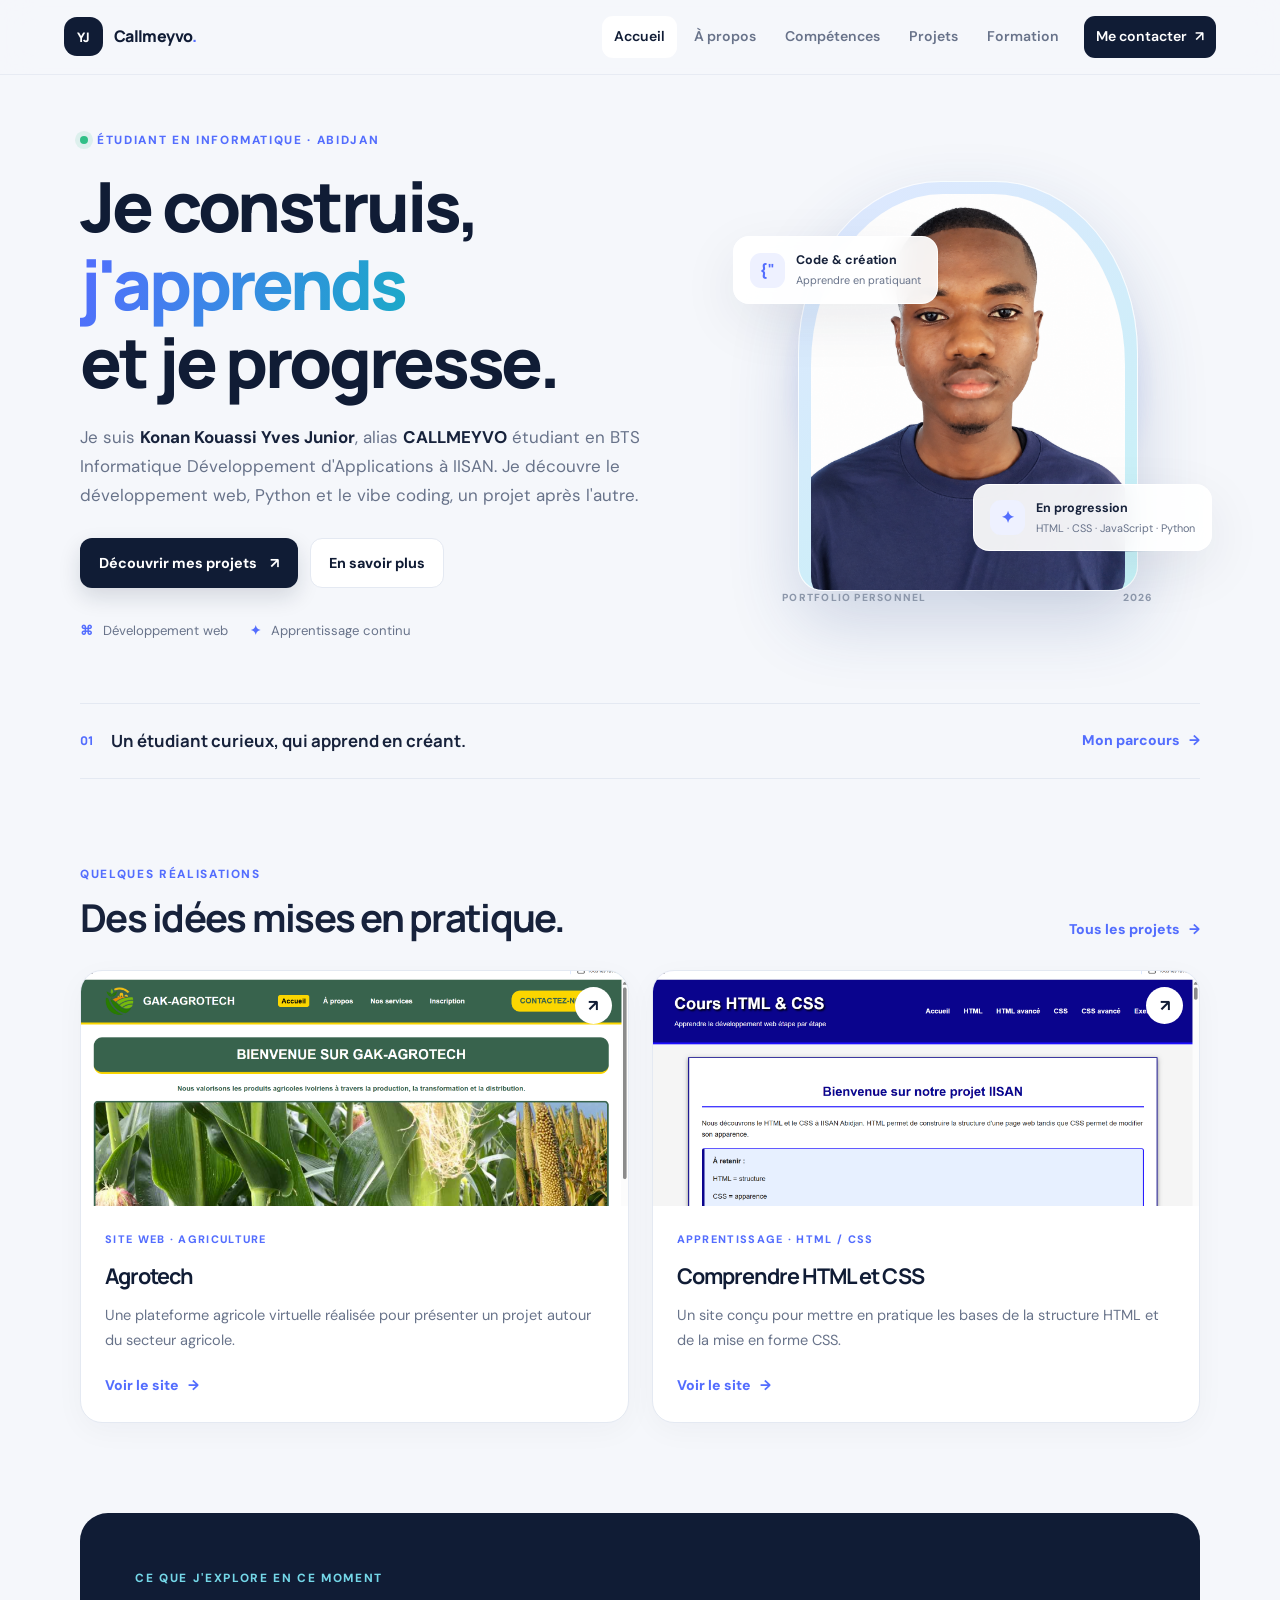
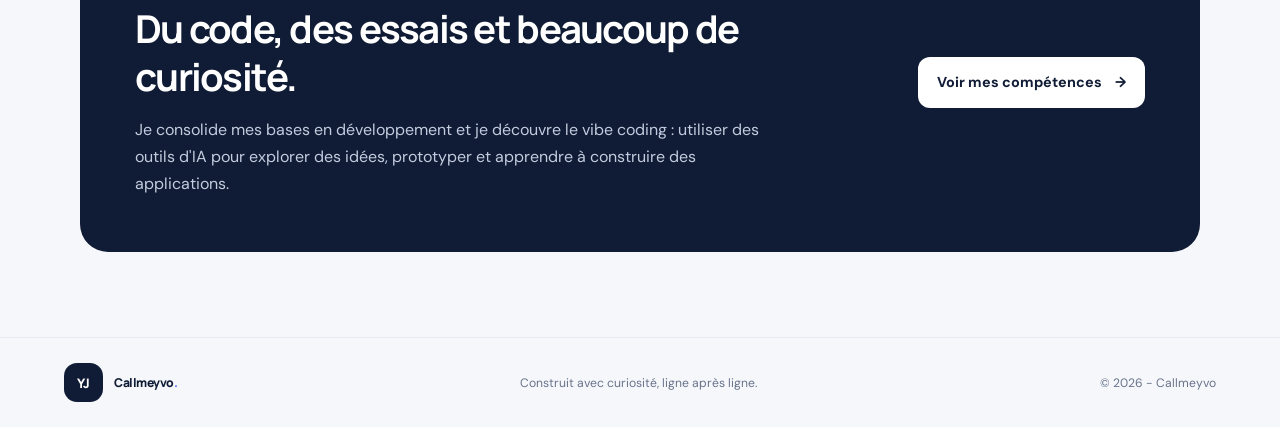
<file: index.html>
<!DOCTYPE html>
<html lang="fr">
<head>
  <meta charset="UTF-8">
  <meta name="viewport" content="width=device-width, initial-scale=1.0">
  <meta name="description" content="Portfolio de Konan Kouassi Yves Junior, étudiant en BTS IDA à IISAN Abidjan et apprenant en développement web.">
  <meta name="theme-color" content="#101c35">
  <title>Callmeyvo | Portfolio</title>
  <link rel="preconnect" href="https://fonts.googleapis.com">
  <link rel="preconnect" href="https://fonts.gstatic.com" crossorigin>
  <link href="https://fonts.googleapis.com/css2?family=DM+Sans:wght@400;500;600;700&family=Manrope:wght@400;500;600;700;800&display=swap" rel="stylesheet">
  <link rel="stylesheet" href="style.css">
</head>
<body>
  <header class="site-header">
    <a class="brand" href="index.html"><span class="brand-mark">YJ</span><span>Callmeyvo<span class="brand-dot">.</span></span></a>
    <button class="nav-toggle" id="navToggle" aria-label="Ouvrir le menu" aria-expanded="false" aria-controls="navLinks"><span id="navToggleIcon">☰</span></button>
    <nav class="nav-links" id="navLinks" aria-label="Navigation principale">
      <a class="active" href="index.html">Accueil</a>
      <a href="apropos.html">À propos</a>
      <a href="competences.html">Compétences</a>
      <a href="projets.html">Projets</a>
      <a href="formation.html">Formation</a>
      <a class="nav-contact" href="contact.html">Me contacter <span>↗</span></a>
    </nav>
  </header>

  <main>
    <section class="hero section-wrap">
      <div class="hero-copy">
        <p class="eyebrow"><span class="status-dot"></span> Étudiant en informatique · Abidjan</p>
        <h1>Je construis, <span class="gradient-text">j'apprends</span><br>et je progresse.</h1>
        <p class="hero-description">Je suis <strong>Konan Kouassi Yves Junior</strong>,  alias <strong>CALLMEYVO</strong> étudiant en BTS Informatique Développement d'Applications à IISAN. Je découvre le développement web, Python et le vibe coding, un projet après l'autre.</p>
        <div class="hero-actions">
          <a class="button button-primary" href="projets.html">Découvrir mes projets <span>↗</span></a>
          <a class="button button-secondary" href="apropos.html">En savoir plus</a>
        </div>
        <div class="hero-meta">
          <span><span class="meta-icon">⌘</span> Développement web</span>
          <span><span class="meta-icon">✦</span> Apprentissage continu</span>
        </div>
      </div>
      <div class="hero-visual">
        <div class="visual-glow"></div>
        <div class="profile-frame">
          <img src="assets/images/KONAN KOUASSI YVES JUNIOR.png" alt="Portrait de Konan Kouassi Yves Junior" onerror="this.style.display='none';this.nextElementSibling.style.display='grid'">
          <div class="profile-placeholder"><span>YJ</span><small>Ajoute ta photo dans<br>assets/images/photo-profil.png</small></div>
        </div>
        <div class="floating-card card-top"><span class="floating-icon">{"</span><span><strong>Code & création</strong><small>Apprendre en pratiquant</small></span></div>
        <div class="floating-card card-bottom"><span class="floating-icon">✦</span><span><strong>En progression</strong><small>HTML · CSS · JavaScript · Python</small></span></div>
        <div class="visual-caption">PORTFOLIO PERSONNEL <span>2026</span></div>
      </div>
    </section>

    <section class="section-wrap intro-strip">
      <div><span class="strip-number">01</span><p>Un étudiant curieux, qui apprend en créant.</p></div>
      <a href="apropos.html" class="text-link">Mon parcours <span>→</span></a>
    </section>

    <section class="section-wrap home-projects">
      <div class="section-heading">
        <div><p class="eyebrow">QUELQUES RÉALISATIONS</p><h2>Des idées mises en pratique.</h2></div>
        <a href="projets.html" class="text-link">Tous les projets <span>→</span></a>
      </div>
      <div class="project-grid">
        <article class="project-card">
          <a class="project-image" href="https://callmeyvojr.github.io/agrotech/" target="_blank" rel="noopener noreferrer">
            <img src="assets/images/agrotech.png" alt="Aperçu du projet Agrotech" onerror="this.style.display='none';this.nextElementSibling.style.display='grid'">
            <span class="image-placeholder"><span>APERÇU DU PROJET</span><small>Ajoute assets/images/agrotech.png</small></span>
            <span class="image-arrow">↗</span>
          </a>
          <div class="project-content"><p class="project-type">SITE WEB · AGRICULTURE</p><h3>Agrotech</h3><p>Une plateforme agricole virtuelle réalisée pour présenter un projet autour du secteur agricole.</p><a class="text-link" href="https://callmeyvojr.github.io/agrotech/" target="_blank" rel="noopener noreferrer">Voir le site <span>→</span></a></div>
        </article>
        <article class="project-card">
          <a class="project-image project-image-alt" href="https://callmeyvojr.github.io/html_et_css/" target="_blank" rel="noopener noreferrer">
            <img src="assets/images/html-css.png" alt="Aperçu du projet HTML et CSS" onerror="this.style.display='none';this.nextElementSibling.style.display='grid'">
            <span class="image-placeholder"><span>APERÇU DU PROJET</span><small>Ajoute assets/images/html-css.png</small></span>
            <span class="image-arrow">↗</span>
          </a>
          <div class="project-content"><p class="project-type">APPRENTISSAGE · HTML / CSS</p><h3>Comprendre HTML et CSS</h3><p>Un site conçu pour mettre en pratique les bases de la structure HTML et de la mise en forme CSS.</p><a class="text-link" href="https://callmeyvojr.github.io/html_et_css/" target="_blank" rel="noopener noreferrer">Voir le site <span>→</span></a></div>
        </article>
      </div>
    </section>

    <section class="section-wrap learning-banner">
      <div><p class="eyebrow">CE QUE J'EXPLORE EN CE MOMENT</p><h2>Du code, des essais et beaucoup de curiosité.</h2><p>Je consolide mes bases en développement et je découvre le vibe coding : utiliser des outils d'IA pour explorer des idées, prototyper et apprendre à construire des applications.</p></div>
      <a class="button button-light" href="competences.html">Voir mes compétences <span>→</span></a>
    </section>
  </main>

  <footer class="site-footer">
    <a class="brand" href="index.html"><span class="brand-mark">YJ</span><span>Callmeyvo<span class="brand-dot">.</span></span></a>
    <p>Construit avec curiosité, ligne après ligne.</p>
    <span>© 2026 - Callmeyvo</span>
  </footer>
  <script src="script.js"></script>
</body>
</html>
</file>
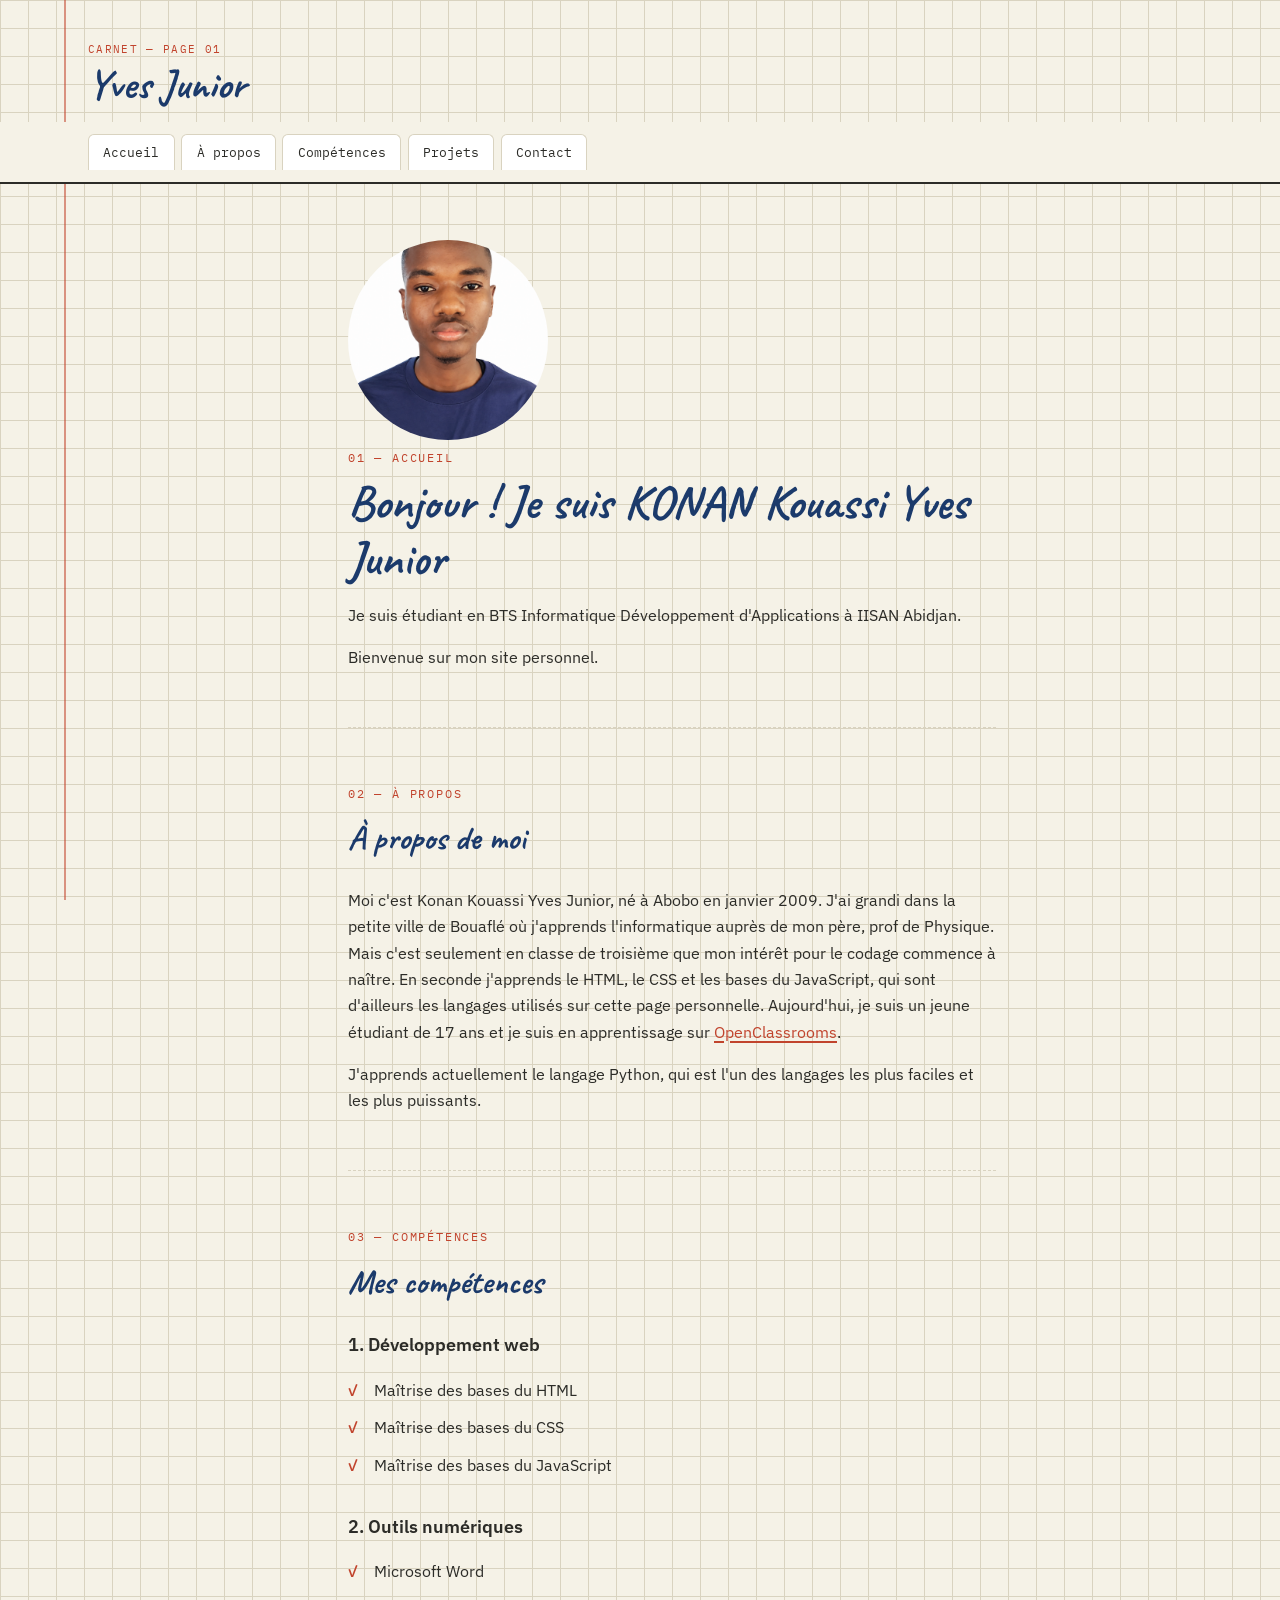
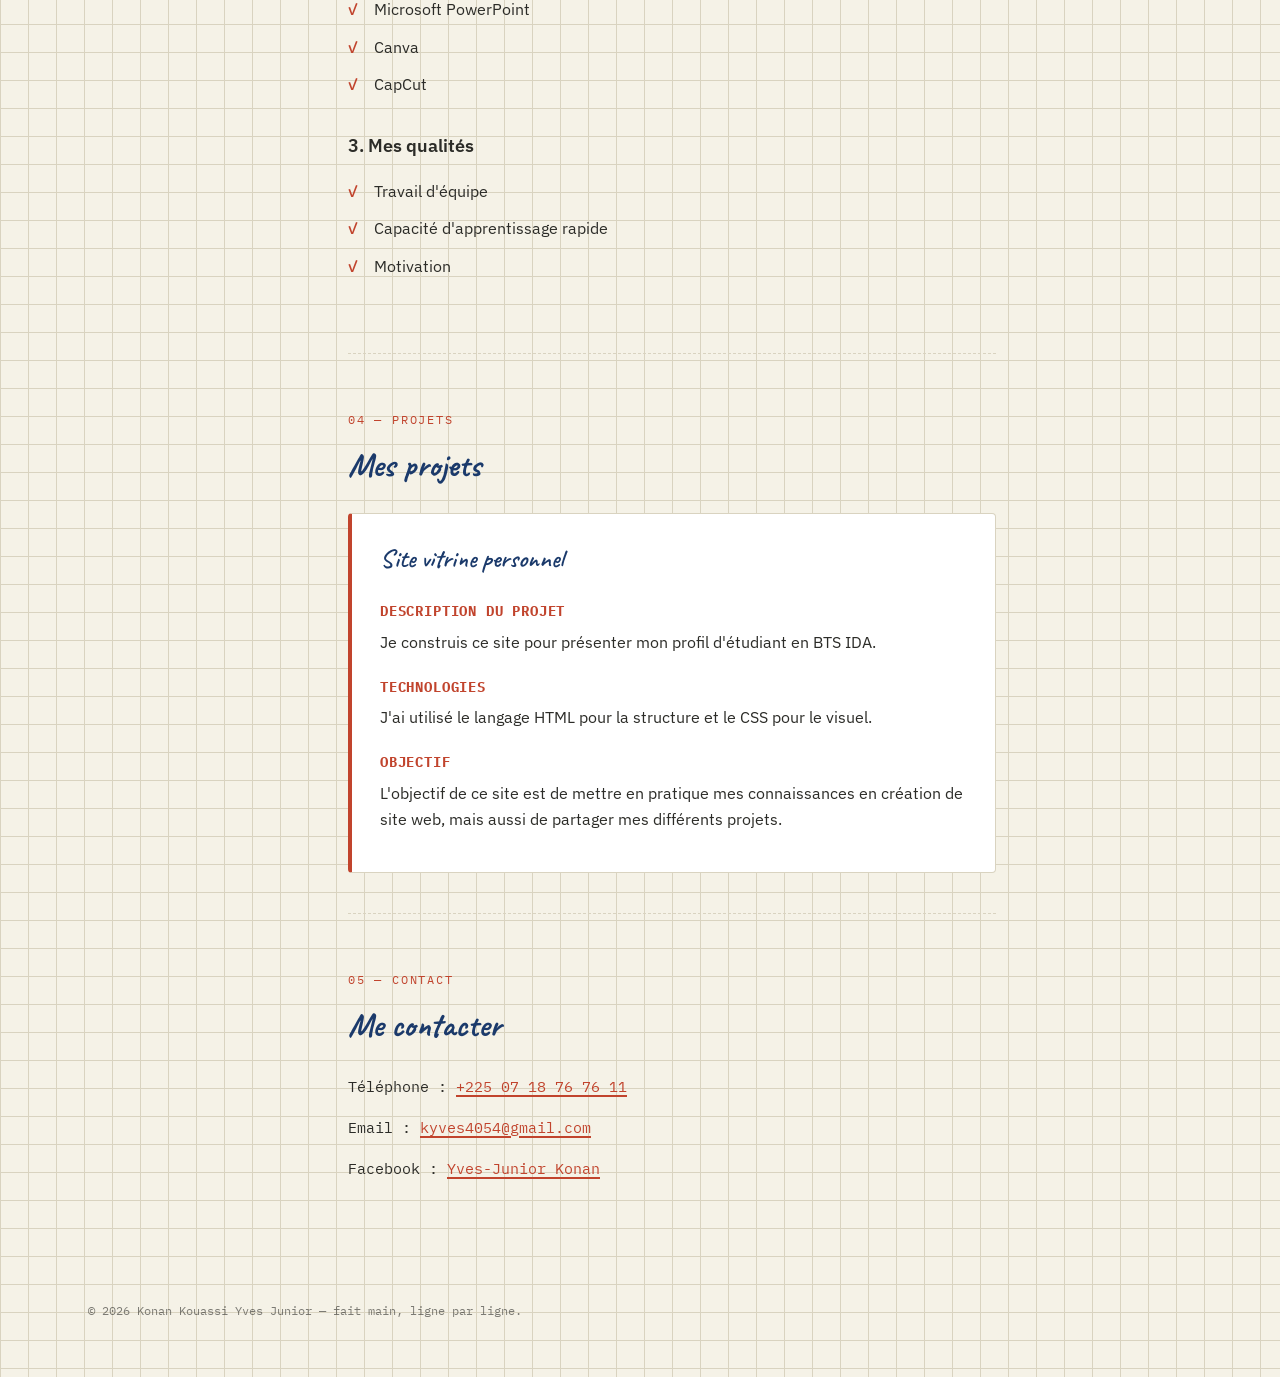
<file: Site vitrine Yves/index.html>
<!DOCTYPE html>
<html lang="fr">

<head>
    <meta charset="UTF-8">
    <meta name="viewport" content="width=device-width,initial-scale=1.0">
    <title>YVES JUNIOR / Étudiant en BTS IDA</title>
    <link rel="preconnect" href="https://fonts.googleapis.com">
    <link rel="preconnect" href="https://fonts.gstatic.com" crossorigin>
    <link href="https://fonts.googleapis.com/css2?family=Caveat:wght@600;700&family=IBM+Plex+Mono:wght@400;500&family=IBM+Plex+Sans:wght@400;500;600&display=swap" rel="stylesheet">
    <link rel="stylesheet" href="style.css">
</head>

<body>

    <header>
        <p class="tab-label">carnet — page 01</p>
        <h2>Yves Junior</h2>
    </header>

    <nav>
        <!-- Bouton "burger", invisible sur PC/tablette large : voir style.css (media query mobile) -->
        <button class="nav-toggle" id="navToggle" aria-label="Ouvrir le menu" aria-expanded="false" aria-controls="navLinks">
            <span id="navToggleIcon">☰</span>
        </button>

     
        <div class="nav-links" id="navLinks">
            <a href="#accueil">Accueil</a>
            <a href="#apropos">À propos</a>
            <a href="#competence">Compétences</a>
            <a href="#projets">Projets</a>
            <a href="#contact">Contact</a>
        </div>
    </nav>

    <main>

        <section id="accueil">
            <img src="KONAN KOUASSI YVES JUNIOR.png"
            alt="Pnoto de profil">
            <p class="eyebrow">01 — accueil</p>
            <h1>Bonjour ! Je suis KONAN Kouassi Yves Junior</h1>
            <p>Je suis étudiant en BTS Informatique Développement d'Applications à IISAN Abidjan.</p>
            <p>Bienvenue sur mon site personnel.</p>
        </section>

        <section id="apropos">
            <p class="eyebrow">02 — à propos</p>
            <h2>À propos de moi</h2>
            <p>Moi c'est Konan Kouassi Yves Junior, né à Abobo en janvier 2009. J'ai grandi dans la petite ville de Bouaflé où j'apprends l'informatique auprès de mon père, prof de Physique. Mais c'est seulement en classe de troisième que mon intérêt pour le codage commence à naître. En seconde j'apprends le HTML, le CSS et les bases du JavaScript, qui sont d'ailleurs les langages utilisés sur cette page personnelle. Aujourd'hui, je suis un jeune étudiant de 17 ans et je suis en apprentissage sur <a href="https://openclassrooms.com">OpenClassrooms</a>.</p>
            <p>J'apprends actuellement le langage Python, qui est l'un des langages les plus faciles et les plus puissants.</p>
        </section>

        <section id="competence">
            <p class="eyebrow">03 — compétences</p>
            <h2>Mes compétences</h2>

            <div class="skill-group">
                <h3>1. Développement web</h3>
                <ul>
                    <li>Maîtrise des bases du HTML</li>
                    <li>Maîtrise des bases du CSS</li>
                    <li>Maîtrise des bases du JavaScript</li>
                </ul>
            </div>

            <div class="skill-group">
                <h3>2. Outils numériques</h3>
                <ul>
                    <li>Microsoft Word</li>
                    <li>Microsoft PowerPoint</li>
                    <li>Canva</li>
                    <li>CapCut</li>
                </ul>
            </div>

            <div class="skill-group">
                <h3>3. Mes qualités</h3>
                <ul>
                    <li>Travail d'équipe</li>
                    <li>Capacité d'apprentissage rapide</li>
                    <li>Motivation</li>
                </ul>
            </div>
        </section>

        <section id="projets">
            <p class="eyebrow">04 — projets</p>
            <h2>Mes projets</h2>

            <article class="project-card">
                <h3>Site vitrine personnel</h3>

                <h4>Description du projet</h4>
                <p>Je construis ce site pour présenter mon profil d'étudiant en BTS IDA.</p>

                <h4>Technologies</h4>
                <p>J'ai utilisé le langage HTML pour la structure et le CSS pour le visuel.</p>

                <h4>Objectif</h4>
                <p>L'objectif de ce site est de mettre en pratique mes connaissances en création de site web, mais aussi de partager mes différents projets.</p>
            </article>
        </section>

        <section id="contact">
            <p class="eyebrow">05 — contact</p>
            <h2>Me contacter</h2>

            <p class="contact-line">Téléphone : <a href="tel:+2250718767611">+225 07 18 76 76 11</a></p>
            <p class="contact-line">Email : <a href="mailto:kyves4054@gmail.com">kyves4054@gmail.com</a></p>
            <p class="contact-line">Facebook : <a href="https://www.facebook.com/share/1HrniDoZ5z">Yves-Junior Konan</a></p>
        </section>

    </main>

    <footer>
        <p>© 2026 Konan Kouassi Yves Junior — fait main, ligne par ligne.</p>
    </footer>

    <script src="script.js"></script>
</body>
</html>
</file>
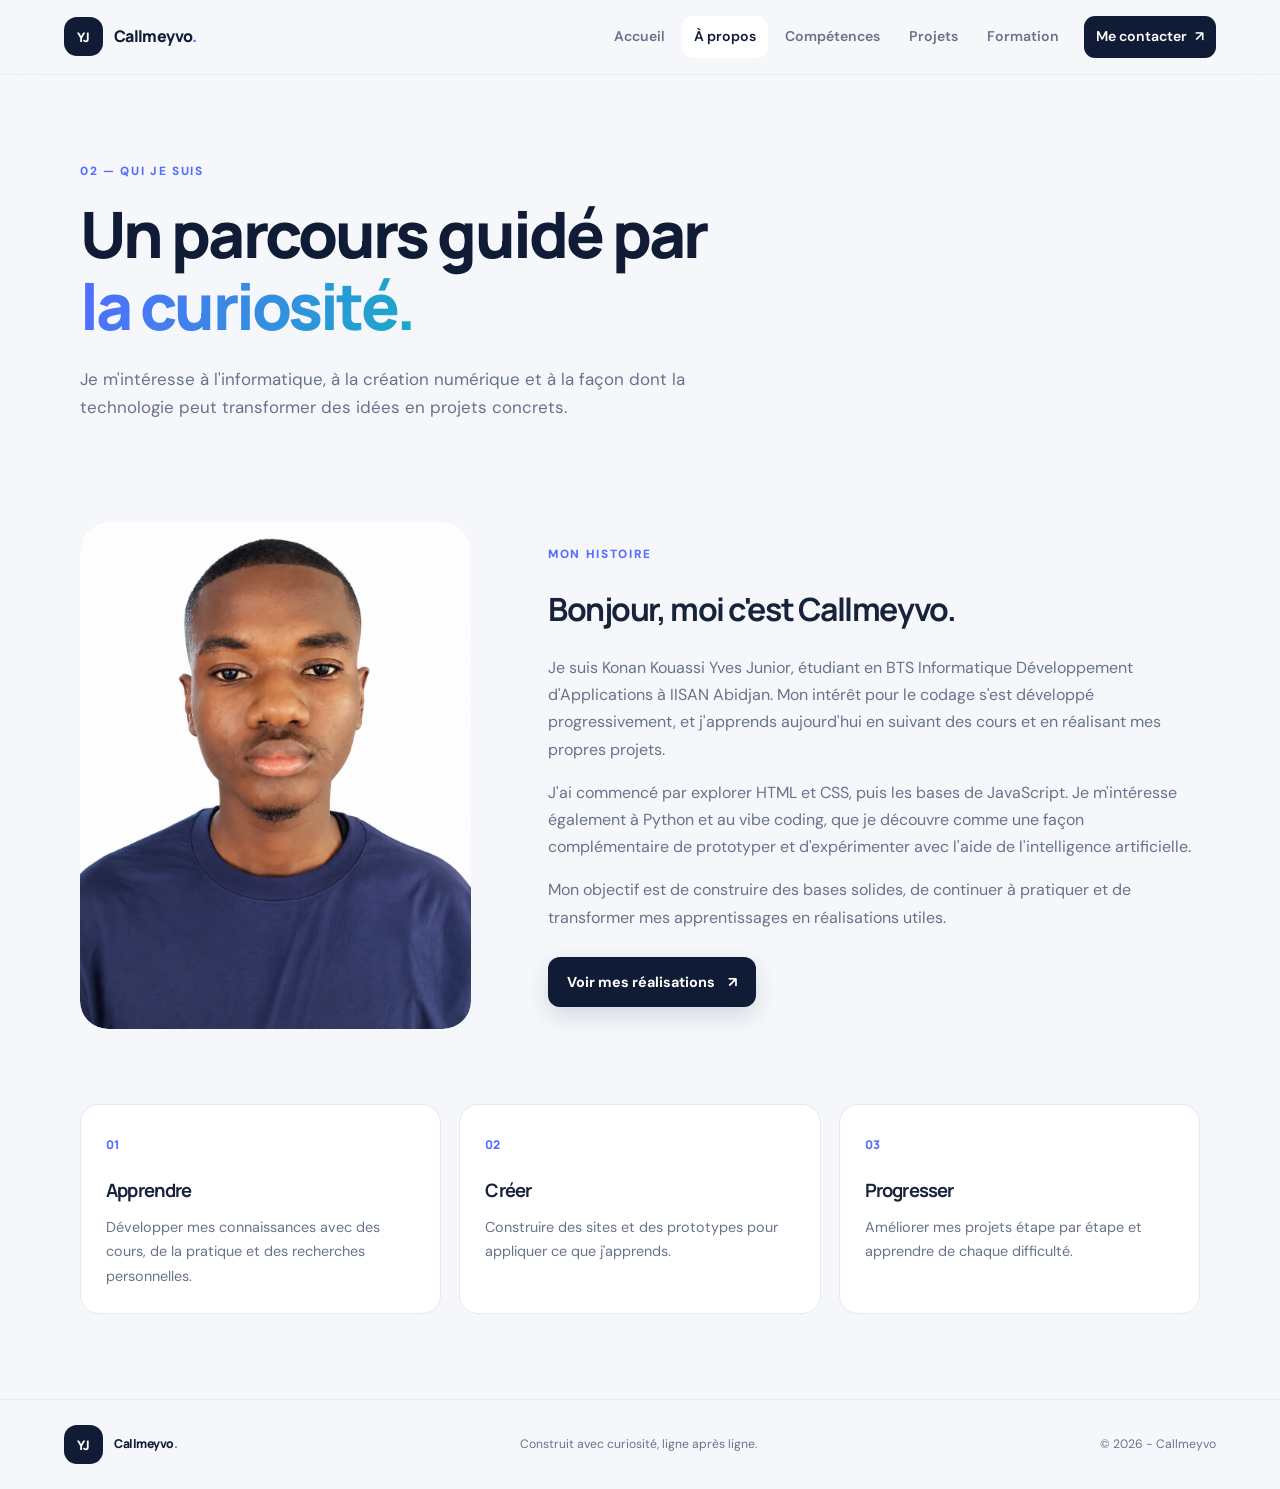
<file: apropos.html>
<!DOCTYPE html>
<html lang="fr">

<head>
  <meta charset="UTF-8">
  <meta name="viewport" content="width=device-width, initial-scale=1.0">
  <meta name="description"
    content="Découvre le parcours et les objectifs de Konan Kouassi Yves Junior, étudiant en BTS IDA à IISAN Abidjan.">
  <title>À propos | Callmeyvo</title>
  <link rel="preconnect" href="https://fonts.googleapis.com">
  <link rel="preconnect" href="https://fonts.gstatic.com" crossorigin>
  <link
    href="https://fonts.googleapis.com/css2?family=DM+Sans:wght@400;500;600;700&family=Manrope:wght@400;500;600;700;800&display=swap"
    rel="stylesheet">
  <link rel="stylesheet" href="style.css">
</head>

<body>
  <header class="site-header"><a class="brand" href="index.html"><span class="brand-mark">YJ</span><span>Callmeyvo<span
          class="brand-dot">.</span></span></a><button class="nav-toggle" id="navToggle" aria-label="Ouvrir le menu"
      aria-expanded="false" aria-controls="navLinks"><span id="navToggleIcon">☰</span></button>
    <nav class="nav-links" id="navLinks" aria-label="Navigation principale"><a href="index.html">Accueil</a><a
        class="active" href="apropos.html">À propos</a><a href="competences.html">Compétences</a><a
        href="projets.html">Projets</a><a href="formation.html">Formation</a><a class="nav-contact"
        href="contact.html">Me contacter <span>↗</span></a></nav>
  </header>
  <main class="page-main">
    <section class="page-hero">
      <p class="eyebrow">02 — QUI JE SUIS</p>
      <h1>Un parcours guidé par<br><span class="gradient-text">la curiosité.</span></h1>
      <p>Je m'intéresse à l'informatique, à la création numérique et à la façon dont la technologie peut transformer des
        idées en projets concrets.</p>
    </section>
    <section class="about-layout">
      <div class="about-photo"><img src="assets/images/KONAN KOUASSI YVES JUNIOR.png" alt="Portrait de Konan Kouassi Yves Junior"
          onerror="this.style.display='none';this.nextElementSibling.style.display='grid'">
        <div class="profile-placeholder"><span>YJ</span><small>Ajoute ta photo
            dans<br>assets/images/photo-profil.png</small></div>
      </div>
      <div class="about-copy">
        <p class="eyebrow">MON HISTOIRE</p>
        <h2>Bonjour, moi c'est Callmeyvo.</h2>
        <p>Je suis Konan Kouassi Yves Junior, étudiant en BTS Informatique Développement d'Applications à IISAN Abidjan.
          Mon intérêt pour le codage s'est développé progressivement, et j'apprends aujourd'hui en suivant des cours et
          en réalisant mes propres projets.</p>
        <p>J'ai commencé par explorer HTML et CSS, puis les bases de JavaScript. Je m'intéresse également à Python et au
          vibe coding, que je découvre comme une façon complémentaire de prototyper et d'expérimenter avec l'aide de
          l'intelligence artificielle.</p>
        <p>Mon objectif est de construire des bases solides, de continuer à pratiquer et de transformer mes
          apprentissages en réalisations utiles.</p><a class="button button-primary" href="projets.html">Voir mes
          réalisations <span>↗</span></a>
      </div>
    </section>
    <section class="values-grid">
      <article><span class="value-number">01</span>
        <h3>Apprendre</h3>
        <p>Développer mes connaissances avec des cours, de la pratique et des recherches personnelles.</p>
      </article>
      <article><span class="value-number">02</span>
        <h3>Créer</h3>
        <p>Construire des sites et des prototypes pour appliquer ce que j'apprends.</p>
      </article>
      <article><span class="value-number">03</span>
        <h3>Progresser</h3>
        <p>Améliorer mes projets étape par étape et apprendre de chaque difficulté.</p>
      </article>
    </section>
  </main>
  <footer class="site-footer"><a class="brand" href="index.html"><span class="brand-mark">YJ</span><span>Callmeyvo<span
          class="brand-dot">.</span></span></a>
    <p>Construit avec curiosité, ligne après ligne.</p><span>© 2026 - Callmeyvo</span>
  </footer>
  <script src="script.js"></script>
</body>

</html>
</file>
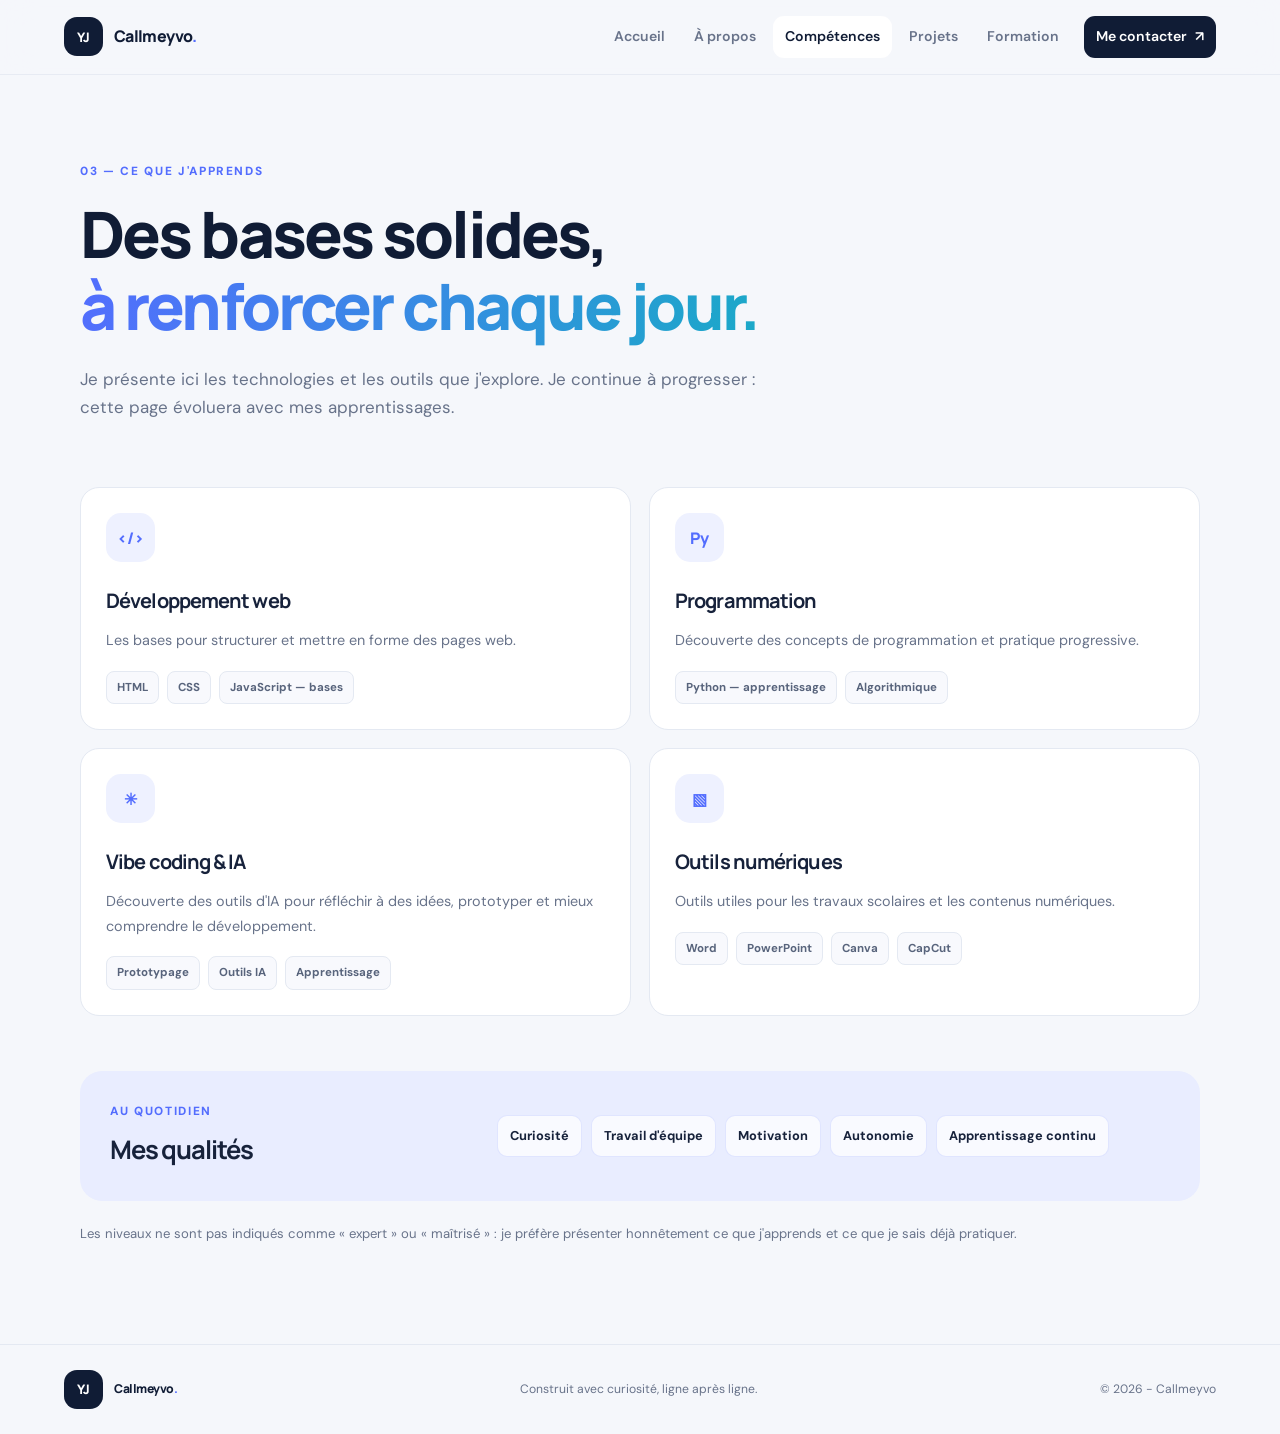
<file: competences.html>
<!DOCTYPE html>
<html lang="fr">

<head>
    <meta charset="UTF-8">
    <meta name="viewport" content="width=device-width, initial-scale=1.0">
    <meta name="description" content="Compétences techniques et outils numériques de Callmeyvo.">
    <title>Compétences | Callmeyvo</title>
    <link rel="preconnect" href="https://fonts.googleapis.com">
    <link rel="preconnect" href="https://fonts.gstatic.com" crossorigin>
    <link
        href="https://fonts.googleapis.com/css2?family=DM+Sans:wght@400;500;600;700&family=Manrope:wght@400;500;600;700;800&display=swap"
        rel="stylesheet">
    <link rel="stylesheet" href="style.css">
</head>

<body>
    <header class="site-header"><a class="brand" href="index.html"><span
                class="brand-mark">YJ</span><span>Callmeyvo<span class="brand-dot">.</span></span></a><button
            class="nav-toggle" id="navToggle" aria-label="Ouvrir le menu" aria-expanded="false"
            aria-controls="navLinks"><span id="navToggleIcon">☰</span></button>
        <nav class="nav-links" id="navLinks" aria-label="Navigation principale"><a href="index.html">Accueil</a><a
                href="apropos.html">À propos</a><a class="active" href="competences.html">Compétences</a><a
                href="projets.html">Projets</a><a href="formation.html">Formation</a><a class="nav-contact"
                href="contact.html">Me contacter <span>↗</span></a></nav>
    </header>
    <main class="page-main">
        <section class="page-hero">
            <p class="eyebrow">03 — CE QUE J'APPRENDS</p>
            <h1>Des bases solides,<br><span class="gradient-text">à renforcer chaque jour.</span></h1>
            <p>Je présente ici les technologies et les outils que j'explore. Je continue à progresser : cette page
                évoluera avec mes apprentissages.</p>
        </section>
        <section class="skills-grid">
            <article class="skill-card"><span class="skill-symbol">&lt;/&gt;</span>
                <h2>Développement web</h2>
                <p>Les bases pour structurer et mettre en forme des pages web.</p>
                <div class="tag-list"><span>HTML</span><span>CSS</span><span>JavaScript — bases</span></div>
            </article>
            <article class="skill-card"><span class="skill-symbol">Py</span>
                <h2>Programmation</h2>
                <p>Découverte des concepts de programmation et pratique progressive.</p>
                <div class="tag-list"><span>Python — apprentissage</span><span>Algorithmique</span></div>
            </article>
            <article class="skill-card"><span class="skill-symbol">✳</span>
                <h2>Vibe coding & IA</h2>
                <p>Découverte des outils d'IA pour réfléchir à des idées, prototyper et mieux comprendre le
                    développement.</p>
                <div class="tag-list"><span>Prototypage</span><span>Outils IA</span><span>Apprentissage</span></div>
            </article>
            <article class="skill-card"><span class="skill-symbol">▧</span>
                <h2>Outils numériques</h2>
                <p>Outils utiles pour les travaux scolaires et les contenus numériques.</p>
                <div class="tag-list"><span>Word</span><span>PowerPoint</span><span>Canva</span><span>CapCut</span>
                </div>
            </article>
        </section>
        <section class="soft-skills">
            <div>
                <p class="eyebrow">AU QUOTIDIEN</p>
                <h2>Mes qualités</h2>
            </div>
            <div class="soft-skill-list"><span>Curiosité</span><span>Travail
                    d'équipe</span><span>Motivation</span><span>Autonomie</span><span>Apprentissage continu</span></div>
        </section>
        <p class="note-text">Les niveaux ne sont pas indiqués comme « expert » ou « maîtrisé » : je préfère présenter
            honnêtement ce que j'apprends et ce que je sais déjà pratiquer.</p>
    </main>
    <footer class="site-footer"><a class="brand" href="index.html"><span
                class="brand-mark">YJ</span><span>Callmeyvo<span class="brand-dot">.</span></span></a>
        <p>Construit avec curiosité, ligne après ligne.</p><span>© 2026 - Callmeyvo</span>
    </footer>
    <script src="script.js"></script>
</body>

</html>
</file>
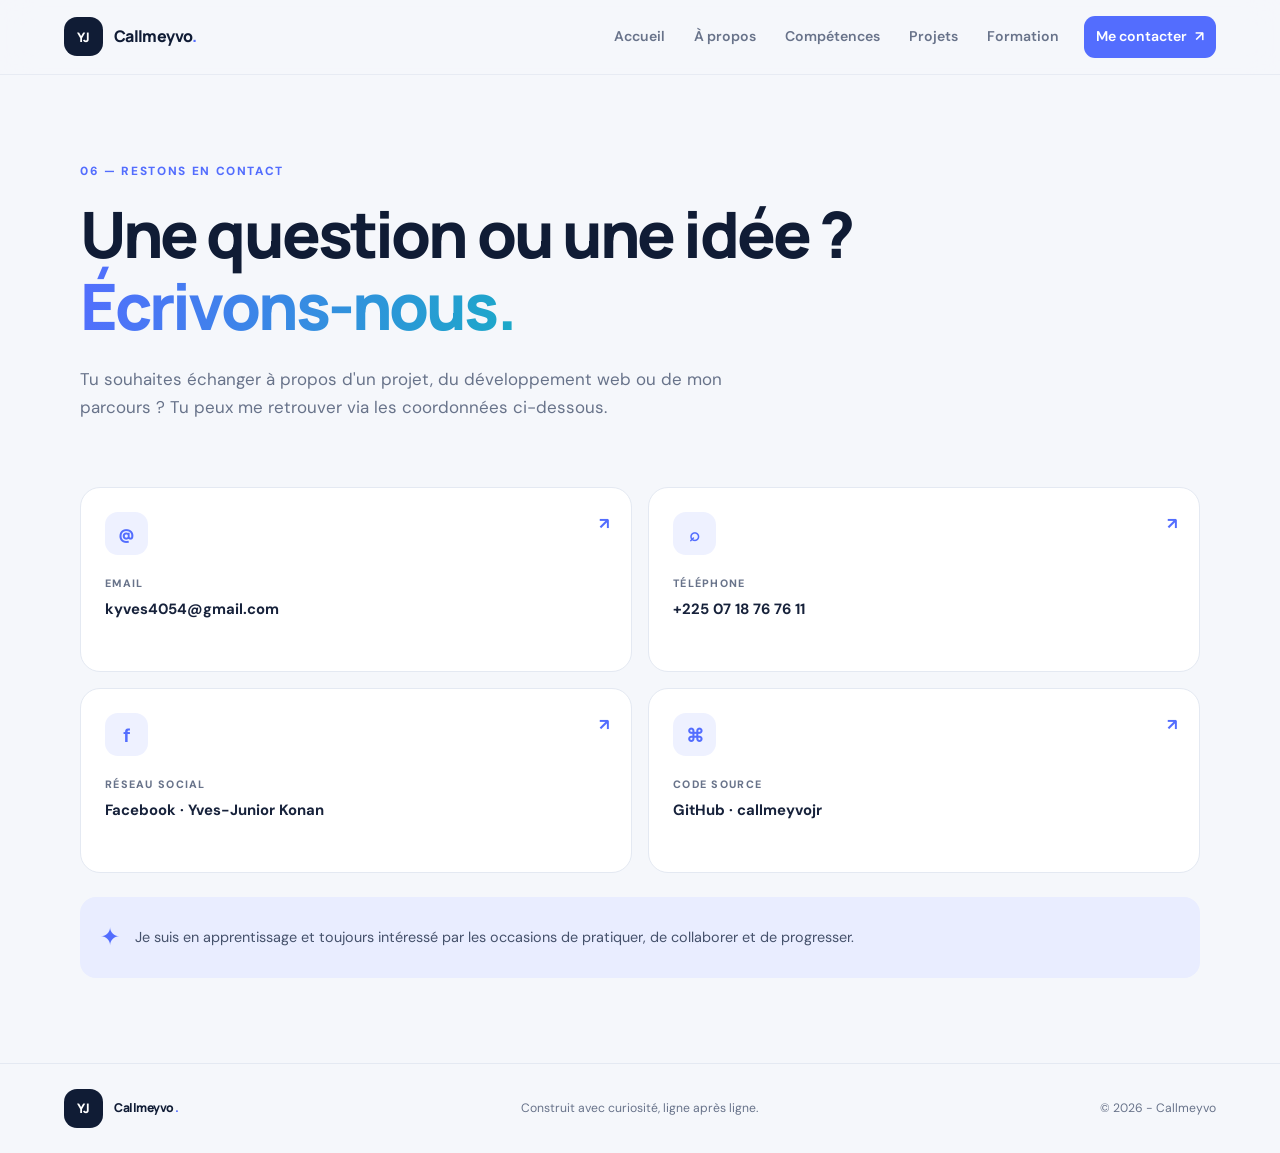
<file: contact.html>
<!DOCTYPE html>
<html lang="fr">

<head>
    <meta charset="UTF-8">
    <meta name="viewport" content="width=device-width, initial-scale=1.0">
    <meta name="description" content="Contacter Konan Kouassi Yves Junior.">
    <title>Contact | Callmeyvo</title>
    <link rel="preconnect" href="https://fonts.googleapis.com">
    <link rel="preconnect" href="https://fonts.gstatic.com" crossorigin>
    <link
        href="https://fonts.googleapis.com/css2?family=DM+Sans:wght@400;500;600;700&family=Manrope:wght@400;500;600;700;800&display=swap"
        rel="stylesheet">
    <link rel="stylesheet" href="style.css">
</head>

<body>
    <header class="site-header"><a class="brand" href="index.html"><span class="brand-mark">YJ</span><span>Callmeyvo<span class="brand-dot">.</span></span></a><button class="nav-toggle" id="navToggle"
            aria-label="Ouvrir le menu" aria-expanded="false" aria-controls="navLinks"><span
                id="navToggleIcon">☰</span></button>
        <nav class="nav-links" id="navLinks" aria-label="Navigation principale"><a href="index.html">Accueil</a><a
                href="apropos.html">À propos</a><a href="competences.html">Compétences</a><a
                href="projets.html">Projets</a><a href="formation.html">Formation</a><a class="nav-contact active"
                href="contact.html">Me contacter <span>↗</span></a></nav>
    </header>
    <main class="page-main">
        <section class="page-hero">
            <p class="eyebrow">06 — RESTONS EN CONTACT</p>
            <h1>Une question ou une idée ?<br><span class="gradient-text">Écrivons-nous.</span></h1>
            <p>Tu souhaites échanger à propos d'un projet, du développement web ou de mon parcours ? Tu peux me
                retrouver via les coordonnées ci-dessous.</p>
        </section>
        <section class="contact-grid"><a class="contact-card" href="mailto:kyves4054@gmail.com"><span
                    class="contact-icon">@</span><span
                    class="contact-label">EMAIL</span><strong>kyves4054@gmail.com</strong><span
                    class="contact-arrow">↗</span></a><a class="contact-card" href="tel:+2250718767611"><span
                    class="contact-icon">⌕</span><span class="contact-label">TÉLÉPHONE</span><strong>+225 07 18 76 76
                    11</strong><span class="contact-arrow">↗</span></a><a class="contact-card"
                href="https://www.facebook.com/share/1HrniDoZ5z" target="_blank" rel="noopener noreferrer"><span
                    class="contact-icon">f</span><span class="contact-label">RÉSEAU SOCIAL</span><strong>Facebook ·
                    Yves-Junior Konan</strong><span class="contact-arrow">↗</span></a><a class="contact-card"
                href="https://github.com/callmeyvojr" target="_blank" rel="noopener noreferrer"><span
                    class="contact-icon">⌘</span><span class="contact-label">CODE SOURCE</span><strong>GitHub ·
                    callmeyvojr</strong><span class="contact-arrow">↗</span></a></section>
        <div class="contact-note"><span>✦</span>
            <p>Je suis en apprentissage et toujours intéressé par les occasions de pratiquer, de collaborer et de
                progresser.</p>
        </div>
    </main>
    <footer class="site-footer"><a class="brand" href="index.html"><span class="brand-mark">YJ</span><span>Callmeyvo
        <span class="brand-dot">.</span></span></a>
        <p>Construit avec curiosité, ligne après ligne.</p><span>© 2026 - Callmeyvo</span>
    </footer>
    <script src="script.js"></script>
</body>

</html>
</file>
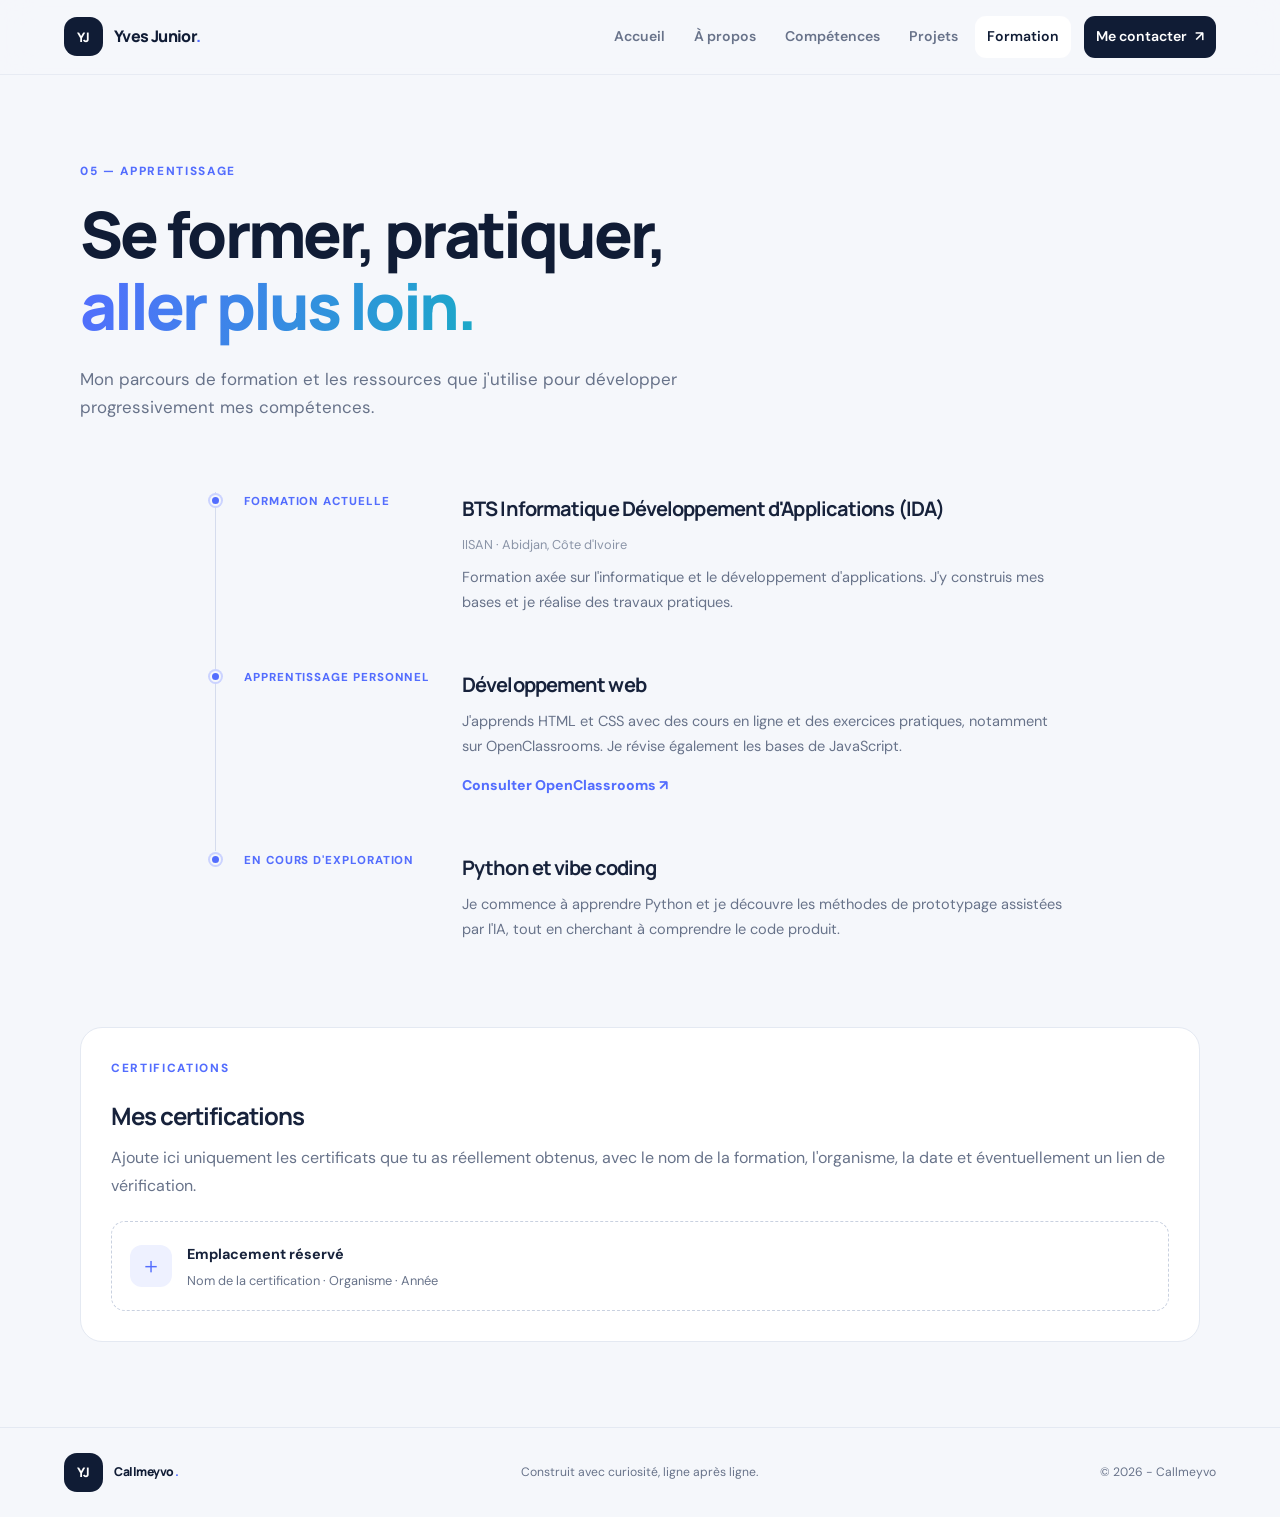
<file: formation.html>
<!DOCTYPE html>
<html lang="fr">

<head>
    <meta charset="UTF-8">
    <meta name="viewport" content="width=device-width, initial-scale=1.0">
    <meta name="description" content="Formation et certifications de Yves Junior.">
    <title>Formation | Callmeyvo</title>
    <link rel="preconnect" href="https://fonts.googleapis.com">
    <link rel="preconnect" href="https://fonts.gstatic.com" crossorigin>
    <link
        href="https://fonts.googleapis.com/css2?family=DM+Sans:wght@400;500;600;700&family=Manrope:wght@400;500;600;700;800&display=swap"
        rel="stylesheet">
    <link rel="stylesheet" href="style.css">
</head>

<body>
    <header class="site-header"><a class="brand" href="index.html"><span class="brand-mark">YJ</span><span>Yves
                Junior<span class="brand-dot">.</span></span></a><button class="nav-toggle" id="navToggle"
            aria-label="Ouvrir le menu" aria-expanded="false" aria-controls="navLinks"><span
                id="navToggleIcon">☰</span></button>
        <nav class="nav-links" id="navLinks" aria-label="Navigation principale"><a href="index.html">Accueil</a><a
                href="apropos.html">À propos</a><a href="competences.html">Compétences</a><a
                href="projets.html">Projets</a><a class="active" href="formation.html">Formation</a><a
                class="nav-contact" href="contact.html">Me contacter <span>↗</span></a></nav>
    </header>
    <main class="page-main">
        <section class="page-hero">
            <p class="eyebrow">05 — APPRENTISSAGE</p>
            <h1>Se former, pratiquer,<br><span class="gradient-text">aller plus loin.</span></h1>
            <p>Mon parcours de formation et les ressources que j'utilise pour développer progressivement mes
                compétences.</p>
        </section>
        <section class="timeline">
            <article class="timeline-item"><span class="timeline-dot"></span>
                <div class="timeline-date">FORMATION ACTUELLE</div>
                <div class="timeline-body">
                    <h2>BTS Informatique Développement d'Applications (IDA)</h2>
                    <p class="muted">IISAN · Abidjan, Côte d'Ivoire</p>
                    <p>Formation axée sur l'informatique et le développement d'applications. J'y construis mes bases et
                        je réalise des travaux pratiques.</p>
                </div>
            </article>
            <article class="timeline-item"><span class="timeline-dot"></span>
                <div class="timeline-date">APPRENTISSAGE PERSONNEL</div>
                <div class="timeline-body">
                    <h2>Développement web</h2>
                    <p>J'apprends HTML et CSS avec des cours en ligne et des exercices pratiques, notamment sur
                        OpenClassrooms. Je révise également les bases de JavaScript.</p>
                    <p><a class="text-link" href="https://openclassrooms.com/" target="_blank"
                            rel="noopener noreferrer">Consulter OpenClassrooms ↗</a></p>
                </div>
            </article>
            <article class="timeline-item"><span class="timeline-dot"></span>
                <div class="timeline-date">EN COURS D'EXPLORATION</div>
                <div class="timeline-body">
                    <h2>Python et vibe coding</h2>
                    <p>Je commence à apprendre Python et je découvre les méthodes de prototypage assistées par l'IA,
                        tout en cherchant à comprendre le code produit.</p>
                </div>
            </article>
        </section>
        <section class="certification-panel">
            <p class="eyebrow">CERTIFICATIONS</p>
            <h2>Mes certifications</h2>
            <p>Ajoute ici uniquement les certificats que tu as réellement obtenus, avec le nom de la formation,
                l'organisme, la date et éventuellement un lien de vérification.</p>
            <div class="empty-certificate"><span>＋</span>
                <div><strong>Emplacement réservé</strong>
                    <p>Nom de la certification · Organisme · Année</p>
                </div>
            </div>
        </section>
    </main>
    <footer class="site-footer"><a class="brand" href="index.html"><span class="brand-mark">YJ</span><span>Callmeyvo
                <span class="brand-dot">.</span></span></a>
        <p>Construit avec curiosité, ligne après ligne.</p><span>© 2026 - Callmeyvo</span>
    </footer>
    <script src="script.js"></script>
</body>

</html>
</file>
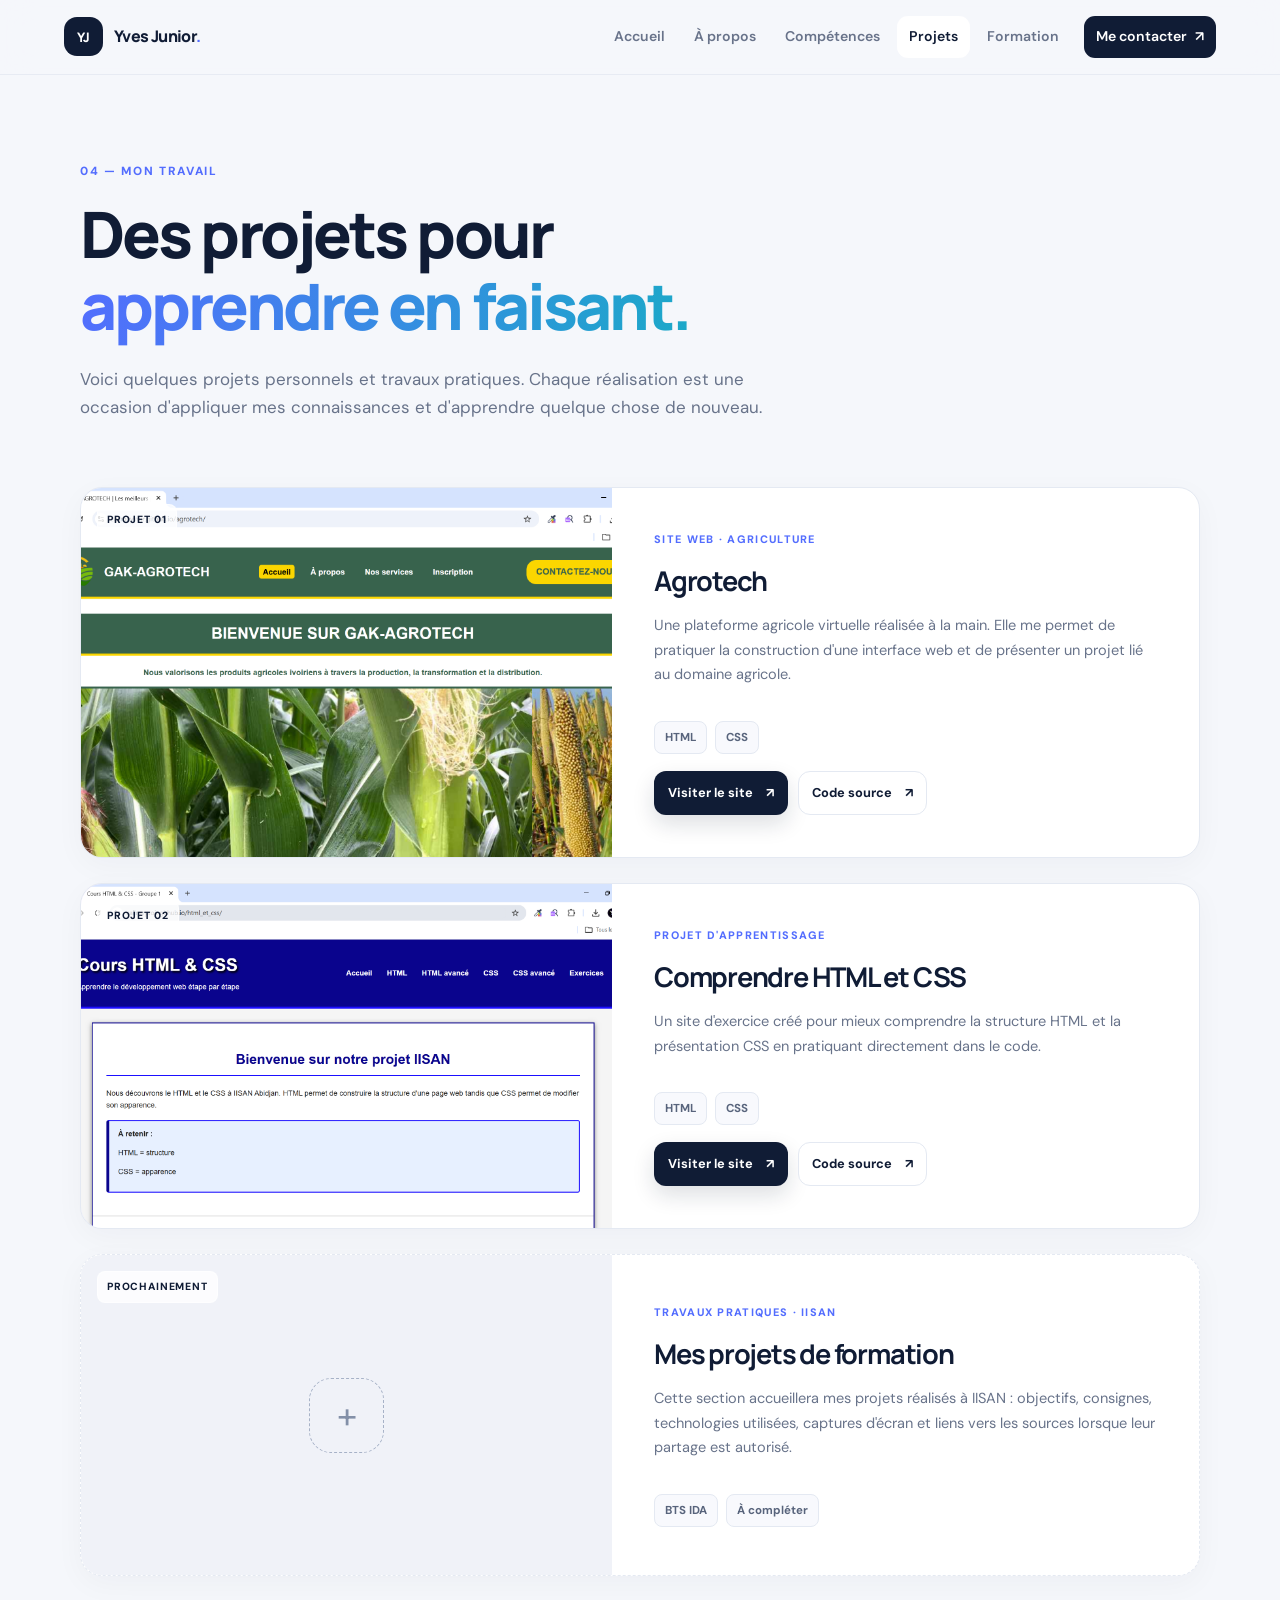
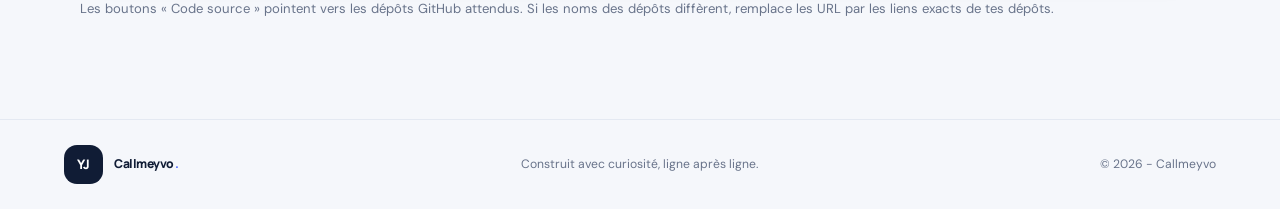
<file: projets.html>
<!DOCTYPE html>
<html lang="fr">

<head>
    <meta charset="UTF-8">
    <meta name="viewport" content="width=device-width, initial-scale=1.0">
    <meta name="description" content="Projets web et réalisations de Konan Kouassi Yves Junior.">
    <title>Projets | Callmeyvo</title>
    <link rel="preconnect" href="https://fonts.googleapis.com">
    <link rel="preconnect" href="https://fonts.gstatic.com" crossorigin>
    <link
        href="https://fonts.googleapis.com/css2?family=DM+Sans:wght@400;500;600;700&family=Manrope:wght@400;500;600;700;800&display=swap"
        rel="stylesheet">
    <link rel="stylesheet" href="style.css">
</head>

<body>
    <header class="site-header"><a class="brand" href="index.html"><span class="brand-mark">YJ</span><span>Yves
                Junior<span class="brand-dot">.</span></span></a><button class="nav-toggle" id="navToggle"
            aria-label="Ouvrir le menu" aria-expanded="false" aria-controls="navLinks"><span
                id="navToggleIcon">☰</span></button>
        <nav class="nav-links" id="navLinks" aria-label="Navigation principale"><a href="index.html">Accueil</a><a
                href="apropos.html">À propos</a><a href="competences.html">Compétences</a><a class="active"
                href="projets.html">Projets</a><a href="formation.html">Formation</a><a class="nav-contact"
                href="contact.html">Me contacter <span>↗</span></a></nav>
    </header>
    <main class="page-main">
        <section class="page-hero">
            <p class="eyebrow">04 — MON TRAVAIL</p>
            <h1>Des projets pour<br><span class="gradient-text">apprendre en faisant.</span></h1>
            <p>Voici quelques projets personnels et travaux pratiques. Chaque réalisation est une occasion d'appliquer
                mes connaissances et d'apprendre quelque chose de nouveau.</p>
        </section>
        <section class="project-grid project-grid-large">
            <article class="project-card">
                <div class="project-image"><img src="assets/images/agrotech.png" alt="Capture d'écran du site Agrotech"
                        onerror="this.style.display='none';this.nextElementSibling.style.display='grid'"><span
                        class="image-placeholder"><span>PHOTO DU PROJET</span><small>Ajoute
                            assets/images/agrotech.png</small></span><span class="project-index">PROJET 01</span></div>
                <div class="project-content">
                    <p class="project-type">SITE WEB · AGRICULTURE</p>
                    <h2>Agrotech</h2>
                    <p>Une plateforme agricole virtuelle réalisée à la main. Elle me permet de pratiquer la construction
                        d'une interface web et de présenter un projet lié au domaine agricole.</p>
                    <div class="tag-list"><span>HTML</span><span>CSS</span></div>
                    <div class="project-links"><a class="button button-primary"
                            href="https://callmeyvojr.github.io/agrotech/" target="_blank"
                            rel="noopener noreferrer">Visiter le site <span>↗</span></a><a
                            class="button button-secondary" href="https://github.com/callmeyvojr/agrotech"
                            target="_blank" rel="noopener noreferrer">Code source <span>↗</span></a></div>
                </div>
            </article>
            <article class="project-card">
                <div class="project-image project-image-alt"><img src="assets/images/html-css.png"
                        alt="Capture d'écran du site d'apprentissage HTML et CSS"
                        onerror="this.style.display='none';this.nextElementSibling.style.display='grid'"><span
                        class="image-placeholder"><span>PHOTO DU PROJET</span><small>Ajoute
                            assets/images/html-css.png</small></span><span class="project-index">PROJET 02</span></div>
                <div class="project-content">
                    <p class="project-type">PROJET D'APPRENTISSAGE</p>
                    <h2>Comprendre HTML et CSS</h2>
                    <p>Un site d'exercice créé pour mieux comprendre la structure HTML et la présentation CSS en
                        pratiquant directement dans le code.</p>
                    <div class="tag-list"><span>HTML</span><span>CSS</span></div>
                    <div class="project-links"><a class="button button-primary"
                            href="https://callmeyvojr.github.io/html_et_css/" target="_blank"
                            rel="noopener noreferrer">Visiter le site <span>↗</span></a><a
                            class="button button-secondary" href="https://github.com/callmeyvojr/html_et_css"
                            target="_blank" rel="noopener noreferrer">Code source <span>↗</span></a></div>
                </div>
            </article>
            <article class="project-card project-card-upcoming">
                <div class="project-image upcoming-image">
                    <div class="upcoming-mark">+</div><span class="project-index">PROCHAINEMENT</span>
                </div>
                <div class="project-content">
                    <p class="project-type">TRAVAUX PRATIQUES · IISAN</p>
                    <h2>Mes projets de formation</h2>
                    <p>Cette section accueillera mes projets réalisés à IISAN : objectifs, consignes, technologies
                        utilisées, captures d'écran et liens vers les sources lorsque leur partage est autorisé.</p>
                    <div class="tag-list"><span>BTS IDA</span><span>À compléter</span></div>
                </div>
            </article>
        </section>
        <p class="note-text">Les boutons « Code source » pointent vers les dépôts GitHub attendus. Si les noms des
            dépôts diffèrent, remplace les URL par les liens exacts de tes dépôts.</p>
    </main>
    <footer class="site-footer"><a class="brand" href="index.html"><span class="brand-mark">YJ</span><span>Callmeyvo
               <span class="brand-dot">.</span></span></a>
        <p>Construit avec curiosité, ligne après ligne.</p><span>© 2026 - Callmeyvo</span>
    </footer>
    <script src="script.js"></script>
</body>

</html>
</file>
<file: style.css>
:root {
  --bg: #f5f7fb;
  --surface: #ffffff;
  --ink: #17223b;
  --muted: #68738a;
  --navy: #101c35;
  --blue: #536dfe;
  --cyan: #74d7e8;
  --line: #e4e9f2;
  --soft-blue: #eef1ff;
  --radius: 22px;
  --shadow: 0 18px 55px rgba(23, 34, 59, .08);
  --body-font: "DM Sans", sans-serif;
  --heading-font: "Manrope", sans-serif;
}
* { box-sizing: border-box; }
html { scroll-behavior: smooth; }
body { margin: 0; background: var(--bg); color: var(--ink); font-family: var(--body-font); line-height: 1.7; }
img { display: block; max-width: 100%; }
a { color: inherit; text-decoration: none; }
button { font: inherit; }
.site-header { position: sticky; top: 0; z-index: 20; display: flex; align-items: center; justify-content: space-between; gap: 28px; padding: 16px max(5vw, calc((100vw - 1180px) / 2)); background: rgba(245,247,251,.9); border-bottom: 1px solid rgba(228,233,242,.8); backdrop-filter: blur(16px); }
.brand { display: inline-flex; align-items: center; gap: 11px; color: var(--navy); font-family: var(--heading-font); font-weight: 800; letter-spacing: -.04em; white-space: nowrap; }
.brand-mark { display: grid; place-items: center; width: 39px; height: 39px; border-radius: 13px; background: var(--navy); color: white; font-size: .82rem; letter-spacing: -.04em; }
.brand-dot { color: var(--blue); }
.nav-links { display: flex; align-items: center; gap: 5px; }
.nav-links a { padding: 9px 12px; border-radius: 11px; color: var(--muted); font-size: .88rem; font-weight: 600; transition: .2s ease; }
.nav-links a:hover, .nav-links a.active { color: var(--navy); background: var(--surface); }
.nav-links .nav-contact { background: var(--navy); color: white; margin-left: 8px; }
.nav-links .nav-contact:hover, .nav-links .nav-contact.active { background: var(--blue); color: white; }
.nav-contact span { margin-left: 5px; }
.nav-toggle { display: none; border: 1px solid var(--line); border-radius: 12px; background: var(--surface); color: var(--ink); padding: 8px 12px; cursor: pointer; font-size: 1.15rem; }
.section-wrap, .page-main { width: min(1120px, 90%); margin-inline: auto; }
.hero { display: grid; grid-template-columns: 1.12fr .88fr; align-items: center; gap: 65px; min-height: 625px; padding-top: 55px; padding-bottom: 60px; }
.eyebrow { display: flex; align-items: center; gap: 9px; margin: 0 0 17px; color: var(--blue); font-size: .74rem; font-weight: 800; letter-spacing: .14em; text-transform: uppercase; }
.status-dot { width: 8px; height: 8px; border-radius: 50%; background: #31bf87; box-shadow: 0 0 0 5px rgba(49,191,135,.12); }
h1, h2, h3, p { margin-top: 0; }
h1, h2, h3 { font-family: var(--heading-font); letter-spacing: -.045em; }
h1 { margin-bottom: 22px; color: var(--navy); font-size: clamp(2.7rem, 5.4vw, 4.65rem); line-height: 1.13; font-weight: 800; }
.gradient-text { background: linear-gradient(105deg, var(--blue), #1ba9c8); -webkit-background-clip: text; background-clip: text; color: transparent; }
.hero-description, .page-hero > p:last-child { max-width: 620px; color: var(--muted); font-size: 1.06rem; }
.hero-description strong { color: var(--ink); }
.hero-actions { display: flex; flex-wrap: wrap; gap: 12px; margin-top: 28px; }
.button { display: inline-flex; justify-content: center; align-items: center; gap: 13px; padding: 12px 18px; border: 1px solid transparent; border-radius: 12px; font-size: .9rem; font-weight: 700; transition: transform .2s ease, box-shadow .2s ease, background .2s ease; }
.button:hover { transform: translateY(-2px); }
.button-primary { background: var(--navy); color: white; box-shadow: 0 9px 22px rgba(16,28,53,.14); }
.button-primary:hover { background: var(--blue); }
.button-secondary { background: var(--surface); color: var(--navy); border-color: var(--line); }
.button-secondary:hover { border-color: var(--blue); }
.button-light { background: white; color: var(--navy); }
.hero-meta { display: flex; flex-wrap: wrap; gap: 22px; margin-top: 32px; color: var(--muted); font-size: .82rem; }
.meta-icon { margin-right: 6px; color: var(--blue); font-weight: 800; }
.hero-visual { position: relative; display: grid; place-items: center; min-height: 440px; }
.visual-glow { position: absolute; width: 82%; aspect-ratio: 1; border-radius: 50%; background: radial-gradient(circle, rgba(116,215,232,.55), rgba(83,109,254,.1) 58%, transparent 70%); filter: blur(2px); }
.profile-frame { position: relative; display: grid; place-items: center; width: min(340px, 76%); aspect-ratio: .83; padding: 12px; border: 1px solid rgba(255,255,255,.85); border-radius: 42% 42% 25px 25px; background: linear-gradient(145deg, #dfe7ff, #c5f2f6); box-shadow: 0 30px 70px rgba(38,68,133,.2); overflow: hidden; }
.profile-frame img, .about-photo img { width: 100%; height: 100%; object-fit: cover; border-radius: inherit; }
.profile-placeholder { display: none; position: absolute; inset: 12px; place-items: center; align-content: center; gap: 8px; border-radius: inherit; background: linear-gradient(145deg, #dfe7ff, #c5f2f6); color: var(--navy); text-align: center; }
.profile-placeholder span { font: 800 4rem var(--heading-font); letter-spacing: -.1em; }
.profile-placeholder small { font-size: .75rem; color: #566783; }
.floating-card { position: absolute; display: flex; align-items: center; gap: 11px; padding: 13px 16px; border: 1px solid rgba(255,255,255,.9); border-radius: 16px; background: rgba(255,255,255,.92); box-shadow: var(--shadow); backdrop-filter: blur(12px); }
.floating-card strong, .floating-card small { display: block; }
.floating-card strong { font-size: .78rem; }
.floating-card small { color: var(--muted); font-size: .68rem; }
.floating-icon { display: grid; place-items: center; width: 35px; height: 35px; border-radius: 11px; background: var(--soft-blue); color: var(--blue); font-weight: 800; }
.card-top { top: 70px; left: -3px; }
.card-bottom { right: -12px; bottom: 55px; }
.visual-caption { position: absolute; bottom: 0; left: 10%; right: 10%; display: flex; justify-content: space-between; color: #8c97aa; font-size: .64rem; font-weight: 800; letter-spacing: .12em; }
.intro-strip { display: flex; justify-content: space-between; align-items: center; gap: 20px; padding: 23px 0; border-top: 1px solid var(--line); border-bottom: 1px solid var(--line); }
.intro-strip > div { display: flex; align-items: center; gap: 18px; }
.intro-strip p { margin: 0; font-family: var(--heading-font); font-size: 1.05rem; font-weight: 700; }
.strip-number { color: var(--blue); font: 800 .75rem var(--heading-font); }
.text-link { display: inline-flex; align-items: center; gap: 9px; color: var(--blue); font-size: .88rem; font-weight: 800; }
.text-link span { transition: transform .2s ease; }
.text-link:hover span { transform: translateX(4px); }
.home-projects { padding-top: 85px; padding-bottom: 90px; }
.section-heading { display: flex; align-items: end; justify-content: space-between; gap: 20px; margin-bottom: 28px; }
.section-heading .eyebrow { margin-bottom: 10px; }
.section-heading h2, .learning-banner h2 { margin-bottom: 0; font-size: clamp(1.7rem, 3vw, 2.5rem); line-height: 1.25; }
.project-grid { display: grid; grid-template-columns: repeat(2, minmax(0, 1fr)); gap: 23px; }
.project-card { overflow: hidden; border: 1px solid var(--line); border-radius: var(--radius); background: var(--surface); box-shadow: 0 8px 30px rgba(23,34,59,.035); transition: transform .25s ease, box-shadow .25s ease; }
.project-card:hover { transform: translateY(-4px); box-shadow: var(--shadow); }
.project-image { position: relative; display: grid; place-items: center; min-height: 235px; overflow: hidden; background: linear-gradient(135deg, #e3eaff, #d7f5f4); }
.project-image-alt { background: linear-gradient(135deg, #e7e2ff, #d8edff); }
.project-image img { position: absolute; inset: 0; width: 100%; height: 100%; object-fit: cover; }
.image-placeholder { position: absolute; inset: 0; display: none; place-items: center; align-content: center; gap: 5px; color: #415275; text-align: center; }
.image-placeholder > span { font: 800 .72rem var(--heading-font); letter-spacing: .12em; }
.image-placeholder small { font-size: .72rem; }
.image-arrow { position: absolute; right: 16px; top: 16px; display: grid; place-items: center; width: 37px; height: 37px; border-radius: 50%; background: white; color: var(--navy); font-weight: 800; }
.project-index { position: absolute; left: 16px; top: 16px; padding: 6px 9px; border: 1px solid rgba(255,255,255,.6); border-radius: 8px; background: rgba(255,255,255,.78); color: var(--navy); font-size: .65rem; font-weight: 800; letter-spacing: .08em; }
.project-content { padding: 24px; }
.project-type { margin-bottom: 9px; color: var(--blue); font-size: .68rem; font-weight: 800; letter-spacing: .12em; }
.project-content h2, .project-content h3 { margin-bottom: 10px; color: var(--navy); font-size: 1.35rem; }
.project-content p:not(.project-type) { color: var(--muted); font-size: .91rem; }
.project-content > .text-link { margin-top: 5px; }
.learning-banner { display: flex; justify-content: space-between; align-items: center; gap: 40px; margin-bottom: 85px; padding: clamp(27px, 5vw, 55px); border-radius: 28px; background: var(--navy); color: white; }
.learning-banner > div { max-width: 650px; }
.learning-banner .eyebrow { color: var(--cyan); }
.learning-banner h2 { margin-bottom: 15px; color: white; }
.learning-banner p:not(.eyebrow) { margin-bottom: 0; color: #c3ccde; }
.site-footer { display: flex; align-items: center; justify-content: space-between; gap: 20px; padding: 25px max(5vw, calc((100vw - 1180px) / 2)); border-top: 1px solid var(--line); color: var(--muted); font-size: .76rem; }
.site-footer p { margin: 0; }
.site-footer > span { text-align: right; }
.page-main { padding-bottom: 85px; }
.page-hero { padding: 86px 0 48px; }
.page-hero h1 { font-size: clamp(2.5rem, 5vw, 4.3rem); }
.page-hero > p:last-child { max-width: 690px; }
.about-layout { display: grid; grid-template-columns: .75fr 1.25fr; gap: clamp(30px, 6vw, 80px); align-items: center; padding: 35px 0 75px; }
.about-photo { position: relative; min-height: 380px; overflow: hidden; border-radius: 28px; background: linear-gradient(145deg, #dfe7ff, #c5f2f6); }
.about-photo .profile-placeholder { inset: 0; border-radius: 0; }
.about-copy h2 { margin-bottom: 18px; font-size: 2rem; }
.about-copy p:not(.eyebrow) { color: var(--muted); }
.about-copy .button { margin-top: 10px; }
.values-grid { display: grid; grid-template-columns: repeat(3, 1fr); gap: 18px; }
.values-grid article, .skill-card { padding: 25px; border: 1px solid var(--line); border-radius: 19px; background: var(--surface); }
.value-number { display: inline-block; margin-bottom: 22px; color: var(--blue); font: 800 .75rem var(--heading-font); }
.values-grid h3 { margin-bottom: 8px; font-size: 1.15rem; }
.values-grid p, .skill-card p { margin-bottom: 0; color: var(--muted); font-size: .9rem; }
.skills-grid { display: grid; grid-template-columns: repeat(2, minmax(0, 1fr)); gap: 18px; }
.skill-symbol { display: grid; place-items: center; width: 49px; height: 49px; margin-bottom: 22px; border-radius: 15px; background: var(--soft-blue); color: var(--blue); font: 800 1rem var(--heading-font); }
.skill-card h2 { margin-bottom: 10px; font-size: 1.25rem; }
.tag-list { display: flex; flex-wrap: wrap; gap: 8px; margin-top: 18px; }
.tag-list span { padding: 6px 10px; border: 1px solid var(--line); border-radius: 8px; background: #f8f9fd; color: #58647c; font-size: .72rem; font-weight: 700; }
.soft-skills { display: grid; grid-template-columns: .7fr 1.3fr; gap: 25px; align-items: center; margin-top: 55px; padding: 30px; border-radius: 22px; background: #e9edff; }
.soft-skills h2 { margin: 0; font-size: 1.6rem; }
.soft-skills .eyebrow { margin-bottom: 7px; }
.soft-skill-list { display: flex; flex-wrap: wrap; gap: 9px; }
.soft-skill-list span { padding: 9px 12px; border: 1px solid rgba(83,109,254,.15); border-radius: 10px; background: rgba(255,255,255,.7); font-size: .8rem; font-weight: 700; }
.note-text { margin-top: 22px; color: var(--muted); font-size: .82rem; }
.project-grid-large { grid-template-columns: 1fr; gap: 25px; }
.project-grid-large .project-card { display: grid; grid-template-columns: .95fr 1.05fr; }
.project-grid-large .project-image { min-height: 320px; }
.project-grid-large .project-content { display: flex; flex-direction: column; justify-content: center; padding: clamp(24px, 4vw, 42px); }
.project-grid-large .project-content h2 { font-size: 1.7rem; }
.project-links { display: flex; flex-wrap: wrap; gap: 10px; margin-top: 17px; }
.project-links .button { padding: 10px 13px; font-size: .8rem; }
.project-card-upcoming { border-style: dashed; }
.upcoming-image { background: #f0f2f8; }
.upcoming-mark { display: grid; place-items: center; width: 75px; height: 75px; border: 1px dashed #a7b2c7; border-radius: 22px; color: #8390a8; font-size: 2.3rem; }
.timeline { max-width: 850px; margin: 5px auto 70px; }
.timeline-item { position: relative; display: grid; grid-template-columns: 190px 1fr; gap: 28px; padding: 0 0 38px 28px; border-left: 1px solid #d5dced; }
.timeline-item:last-child { border-left-color: transparent; padding-bottom: 0; }
.timeline-dot { position: absolute; top: 3px; left: -6px; width: 11px; height: 11px; border: 2px solid var(--bg); border-radius: 50%; background: var(--blue); box-shadow: 0 0 0 2px #cbd3ff; }
.timeline-date { color: var(--blue); font-size: .72rem; font-weight: 800; letter-spacing: .08em; }
.timeline-body h2 { margin-bottom: 8px; font-size: 1.25rem; }
.timeline-body p { color: var(--muted); font-size: .91rem; }
.timeline-body .muted { margin-bottom: 10px; color: #8a94a7; font-size: .8rem; }
.certification-panel { padding: 30px; border: 1px solid var(--line); border-radius: 22px; background: var(--surface); }
.certification-panel h2 { margin-bottom: 8px; }
.certification-panel > p:not(.eyebrow) { color: var(--muted); }
.empty-certificate { display: flex; align-items: center; gap: 15px; margin-top: 22px; padding: 18px; border: 1px dashed #c9d1e0; border-radius: 14px; }
.empty-certificate > span { display: grid; place-items: center; width: 42px; height: 42px; border-radius: 12px; background: var(--soft-blue); color: var(--blue); font-size: 1.4rem; }
.empty-certificate strong { font-size: .9rem; }
.empty-certificate p { margin: 3px 0 0; color: var(--muted); font-size: .8rem; }
.contact-grid { display: grid; grid-template-columns: repeat(2, minmax(0, 1fr)); gap: 16px; }
.contact-card { position: relative; display: flex; flex-direction: column; align-items: flex-start; min-height: 185px; padding: 24px; border: 1px solid var(--line); border-radius: 20px; background: var(--surface); transition: transform .2s ease, box-shadow .2s ease; }
.contact-card:hover { transform: translateY(-3px); box-shadow: var(--shadow); }
.contact-icon { display: grid; place-items: center; width: 43px; height: 43px; margin-bottom: 19px; border-radius: 13px; background: var(--soft-blue); color: var(--blue); font: 800 1.15rem var(--heading-font); }
.contact-label { margin-bottom: 5px; color: var(--muted); font-size: .67rem; font-weight: 800; letter-spacing: .12em; }
.contact-card strong { padding-right: 20px; font-size: .93rem; overflow-wrap: anywhere; }
.contact-arrow { position: absolute; right: 22px; top: 22px; color: var(--blue); font-weight: 800; }
.contact-note { display: flex; align-items: center; gap: 15px; margin-top: 24px; padding: 20px; border-radius: 16px; background: #e9edff; }
.contact-note > span { color: var(--blue); font-size: 1.5rem; }
.contact-note p { margin: 0; color: #45516b; font-size: .9rem; }
@media (max-width: 1000px) {
  .site-header { padding-inline: 5%; }
  .nav-links { gap: 0; }
  .nav-links a { padding: 8px; font-size: .8rem; }
  .hero { gap: 35px; }
  .card-top { left: -12px; }
  .card-bottom { right: -5px; }
}
@media (max-width: 760px) {
  .site-header { padding: 13px 5%; }
  .nav-toggle { display: block; }
  .nav-links { position: absolute; top: calc(100% + 1px); left: 0; right: 0; display: flex; flex-direction: column; align-items: stretch; gap: 4px; max-height: 0; padding: 0 5%; overflow: hidden; opacity: 0; background: rgba(245,247,251,.98); border-bottom: 1px solid transparent; transition: max-height .3s ease, opacity .2s ease, padding .3s ease; }
  .nav-links.is-open { max-height: 440px; padding-top: 12px; padding-bottom: 15px; border-bottom-color: var(--line); opacity: 1; }
  .nav-links a { padding: 12px 14px; font-size: .9rem; }
  .nav-links .nav-contact { margin-left: 0; text-align: center; }
  .hero { grid-template-columns: 1fr; gap: 22px; padding-top: 55px; }
  .hero-copy { order: 1; }
  .hero-visual { order: 0; min-height: 330px; }
  .profile-frame { width: 235px; }
  .card-top { top: 30px; left: 0; }
  .card-bottom { right: 0; bottom: 25px; }
  .visual-caption { bottom: -2px; }
  .intro-strip { align-items: flex-start; flex-direction: column; }
  .home-projects { padding-top: 60px; padding-bottom: 60px; }
  .section-heading { align-items: flex-start; flex-direction: column; }
  .learning-banner { align-items: flex-start; flex-direction: column; margin-bottom: 55px; }
  .site-footer { align-items: flex-start; flex-direction: column; padding: 25px 5%; }
  .site-footer > span { text-align: left; }
  .page-hero { padding-top: 60px; }
  .about-layout { grid-template-columns: 1fr; }
  .about-photo { min-height: 330px; max-width: 400px; width: 100%; }
  .project-grid-large .project-card { grid-template-columns: 1fr; }
  .project-grid-large .project-image { min-height: 240px; }
  .timeline-item { grid-template-columns: 1fr; gap: 8px; }
  .soft-skills { grid-template-columns: 1fr; }
}
@media (max-width: 520px) {
  .section-wrap, .page-main { width: 90%; }
  h1 { font-size: 2.55rem; }
  .hero { min-height: auto; padding-bottom: 45px; }
  .hero-meta { gap: 10px; flex-direction: column; }
  .hero-actions { align-items: stretch; flex-direction: column; }
  .hero-actions .button { width: 100%; }
  .hero-visual { min-height: 300px; }
  .profile-frame { width: 215px; }
  .floating-card { padding: 10px; }
  .floating-card strong { font-size: .7rem; }
  .floating-card small { font-size: .61rem; }
  .card-top { left: -3px; }
  .card-bottom { right: -3px; }
  .project-grid, .skills-grid, .values-grid, .contact-grid { grid-template-columns: 1fr; }
  .project-image { min-height: 210px; }
  .project-links { flex-direction: column; }
  .project-links .button { width: 100%; }
  .page-hero h1 { font-size: 2.55rem; }
  .about-photo { min-height: 280px; }
  .certification-panel { padding: 22px; }
}
@media (prefers-reduced-motion: reduce) {
  html { scroll-behavior: auto; }
  *, *::before, *::after { transition-duration: .01ms !important; animation-duration: .01ms !important; }
}
</file>
<file: Site vitrine Yves/style.css>
/* ===== Carnet d'apprentissage — style.css =====
   Palette :
   --paper   #F5F2E7  fond papier
   --ink     #1B3A6B  bleu stylo (texte principal)
   --ink-2   #2C2C28  quasi-noir doux (texte secondaire)
   --margin  #C1442D  rouge marge (accent, liens, tab actif)
   --marker  #F0C808  surligneur jaune (fond de mise en valeur)
   --grid    #D9D3C0  lignes du quadrillage
*/

:root {
    --paper: #F5F2E7;
    --ink: #1B3A6B;
    --ink-2: #2C2C28;
    --margin: #C1442D;
    --marker: #F0C808;
    --grid: #D9D3C0;

    --font-hand: 'Caveat', cursive;
    --font-body: 'IBM Plex Sans', sans-serif;
    --font-mono: 'IBM Plex Mono', monospace;
}

* {
    box-sizing: border-box;
}

html {
    scroll-behavior: smooth;
}

/* Sécurité anti-débordement horizontal : si un élément dépasse
   accidentellement la largeur de l'écran, on coupe plutôt que de
   laisser apparaître une barre de défilement horizontale. */
html, body {
    max-width: 100%;
    overflow-x: hidden;
}

/* Les images ne dépassent jamais la largeur de leur conteneur,
   quelle que soit la taille d'écran (utile si tu ajoutes d'autres
   images plus tard dans le site). */
img {
    max-width: 100%;
    height: auto;
}

body {
    margin: 0;
    background-color: var(--paper);
    background-image:
        linear-gradient(var(--grid) 1px, transparent 1px),
        linear-gradient(90deg, var(--grid) 1px, transparent 1px);
    background-size: 28px 28px;
    color: var(--ink-2);
    font-family: var(--font-body);
    line-height: 1.65;
}

/* la marge rouge du cahier, sur toute la hauteur de la page */
body::before {
    content: "";
    position: fixed;
    top: 0;
    left: 64px;
    width: 2px;
    height: 100%;
    background: var(--margin);
    opacity: 0.55;
    z-index: 0;
}

@media (max-width: 640px) {
    body::before {
        left: 28px;
    }
}

/* ===== En-tête ===== */

header {
    position: relative;
    z-index: 1;
    padding: 2.5rem 1.5rem 1rem 88px;
}

.tab-label {
    font-family: var(--font-mono);
    font-size: 0.7rem;
    letter-spacing: 0.12em;
    text-transform: uppercase;
    color: var(--margin);
    margin: 0 0 0.35rem;
}

header h2 {
    font-family: var(--font-hand);
    font-weight: 700;
    font-size: 2.6rem;
    color: var(--ink);
    margin: 0;
    line-height: 1;
}

/* ===== Navigation (onglets de cahier) ===== */

nav {
    position: sticky;
    top: 0;
    z-index: 10;
    padding: 0.75rem 1.5rem 0.75rem 88px;
    background: var(--paper);
    border-bottom: 2px solid var(--ink-2);
}

/* Le conteneur des liens : sur PC/tablette, il se comporte EXACTEMENT
   comme <nav> avant (ligne de "tabs" avec retour à la ligne si besoin).
   C'est en mobile (media query plus bas) que son comportement change. */
.nav-links {
    display: flex;
    flex-wrap: wrap;
    gap: 0.4rem;
}

/* Le bouton burger : caché par défaut, il n'apparaît qu'en mobile */
.nav-toggle {
    display: none;
    background: none;
    border: 1px solid var(--grid);
    border-radius: 6px;
    color: var(--ink-2);
    font-size: 1.3rem;
    line-height: 1;
    padding: 0.4rem 0.7rem;
    cursor: pointer;
}

.nav-toggle:hover,
.nav-toggle:focus-visible {
    color: var(--paper);
    background: var(--margin);
    border-color: var(--margin);
}

.nav-toggle:focus-visible {
    outline: 2px solid var(--ink);
    outline-offset: 2px;
}

@media (max-width: 640px) {
    header, nav {
        padding-left: 44px;
    }

    /* On affiche le bouton burger uniquement en mobile */
    .nav-toggle {
        display: inline-block;
    }

    /* Les liens passent en colonne et sont repliés par défaut (max-height: 0).
       On anime max-height + opacity : c'est ce qui donne l'effet "descend
       élégamment" quand on ouvre le menu, plutôt qu'une apparition brute. */
    .nav-links {
        flex-direction: column;
        width: 100%;
        gap: 0;
        max-height: 0;
        opacity: 0;
        overflow: hidden;
        transition: max-height 0.35s ease, opacity 0.25s ease;
    }

    /* Classe ajoutée/retirée par script.js quand on clique sur le burger */
    .nav-links.is-open {
        max-height: 400px; /* assez grand pour contenir tous les liens */
        opacity: 1;
        margin-top: 0.5rem;
    }

    /* En colonne, les liens prennent toute la largeur et redeviennent
       de simples rectangles (le style "onglet" n'a plus de sens empilé) */
    .nav-links a {
        width: 100%;
        border-radius: 6px;
        border-bottom: 1px solid var(--grid);
        text-align: center;
    }
}

nav a {
    font-family: var(--font-mono);
    font-size: 0.8rem;
    text-decoration: none;
    color: var(--ink-2);
    background: #fff;
    border: 1px solid var(--grid);
    border-bottom: none;
    padding: 0.45rem 0.9rem;
    border-radius: 6px 6px 0 0;
    transition: color 0.15s ease, background 0.15s ease, transform 0.15s ease;
}

nav a:hover,
nav a:focus-visible {
    color: var(--paper);
    background: var(--margin);
    transform: translateY(-2px);
}

nav a:focus-visible {
    outline: 2px solid var(--ink);
    outline-offset: 2px;
}

/* ===== Corps ===== */

main {
    position: relative;
    z-index: 1;
    max-width: 760px;
    margin: 0 auto;
    padding: 0 1.5rem 2rem 88px;
}

@media (max-width: 640px) {
    main {
        padding-left: 44px;
    }
}

section {
    padding: 3.5rem 0 2.5rem;
    border-bottom: 1px dashed var(--grid);
}

section:last-of-type {
    border-bottom: none;
}

.eyebrow {
    font-family: var(--font-mono);
    font-size: 0.75rem;
    letter-spacing: 0.15em;
    text-transform: uppercase;
    color: var(--margin);
    margin: 0 0 0.5rem;
}

h1 {
    font-family: var(--font-hand);
    font-weight: 700;
    font-size: clamp(2rem, 5vw, 3rem);
    color: var(--ink);
    margin: 0 0 1rem;
    line-height: 1.15;
}

h2 {
    font-family: var(--font-hand);
    font-weight: 700;
    font-size: 2.1rem;
    color: var(--ink);
    margin: 0 0 1.25rem;
}

h3 {
    font-family: var(--font-body);
    font-weight: 600;
    font-size: 1.1rem;
    color: var(--ink-2);
    margin: 0 0 0.75rem;
}

h4 {
    font-family: var(--font-mono);
    font-size: 0.85rem;
    text-transform: uppercase;
    letter-spacing: 0.06em;
    color: var(--margin);
    margin: 1.25rem 0 0.4rem;
}

p {
    margin: 0 0 1rem;
}

a {
    color: var(--margin);
    text-decoration-thickness: 1.5px;
    text-underline-offset: 3px;
}

a:hover,
a:focus-visible {
    background: var(--marker);
    color: var(--ink-2);
    text-decoration: none;
}

/* ===== Compétences ===== */

.skill-group {
    margin-bottom: 1.75rem;
}

.skill-group ul {
    list-style: none;
    margin: 0;
    padding: 0;
}

.skill-group li {
    position: relative;
    padding: 0.35rem 0 0.35rem 1.6rem;
    font-family: var(--font-body);
}

.skill-group li::before {
    content: "✓";
    position: absolute;
    left: 0;
    color: var(--margin);
    font-family: var(--font-mono);
    font-weight: 500;
}

/* ===== Projets ===== */

.project-card {
    background: #fff;
    border: 1px solid var(--grid);
    border-left: 4px solid var(--margin);
    border-radius: 4px;
    padding: 1.5rem 1.75rem;
}

.project-card h3 {
    font-family: var(--font-hand);
    font-size: 1.6rem;
    color: var(--ink);
}

/* ===== Contact ===== */

.contact-line {
    font-family: var(--font-mono);
    font-size: 0.95rem;
}

/* ===== Pied de page ===== */

footer {
    position: relative;
    z-index: 1;
    padding: 2rem 1.5rem 2.5rem 88px;
    font-family: var(--font-mono);
    font-size: 0.75rem;
    color: var(--ink-2);
    opacity: 0.6;
}

@media (max-width: 640px) {
    footer {
        padding-left: 44px;
    }
}

/* ===== Responsive : tablette (≈ entre 641px et 900px) =====
   Ici on garde la mise en page en "colonne unique" du PC, on réduit
   juste un peu les marges/tailles pour que ça respire mieux. */
@media (max-width: 900px) {
    header, nav, main, footer {
        padding-left: 64px; /* un peu moins que les 88px du PC */
    }

    h1 {
        font-size: clamp(1.8rem, 6vw, 2.6rem);
    }
}

/* ===== Responsive : mobile (≤ 640px) =====
   Ajustements complémentaires à la media query du dessus (celle qui
   gère déjà le burger) : image de profil plus petite, texte de contact
   qui ne déborde pas s'il est long. */
@media (max-width: 640px) {
    #accueil img {
        width: 140px;
        height: 140px;
    }

    header h2 {
        font-size: 2.1rem;
    }

    .contact-line {
        word-break: break-word; /* évite qu'un email/numéro long ne déborde */
    }

    .project-card {
        padding: 1.25rem;
    }
}

/* ===== Accessibilité ===== */

@media (prefers-reduced-motion: reduce) {
    html {
        scroll-behavior: auto;
    }
    * {
        transition: none !important;
    }
}

#accueil img {
    width: 200px;
    height: 200px;
    border-radius: 50%;
    object-fit: cover;
}
</file>
